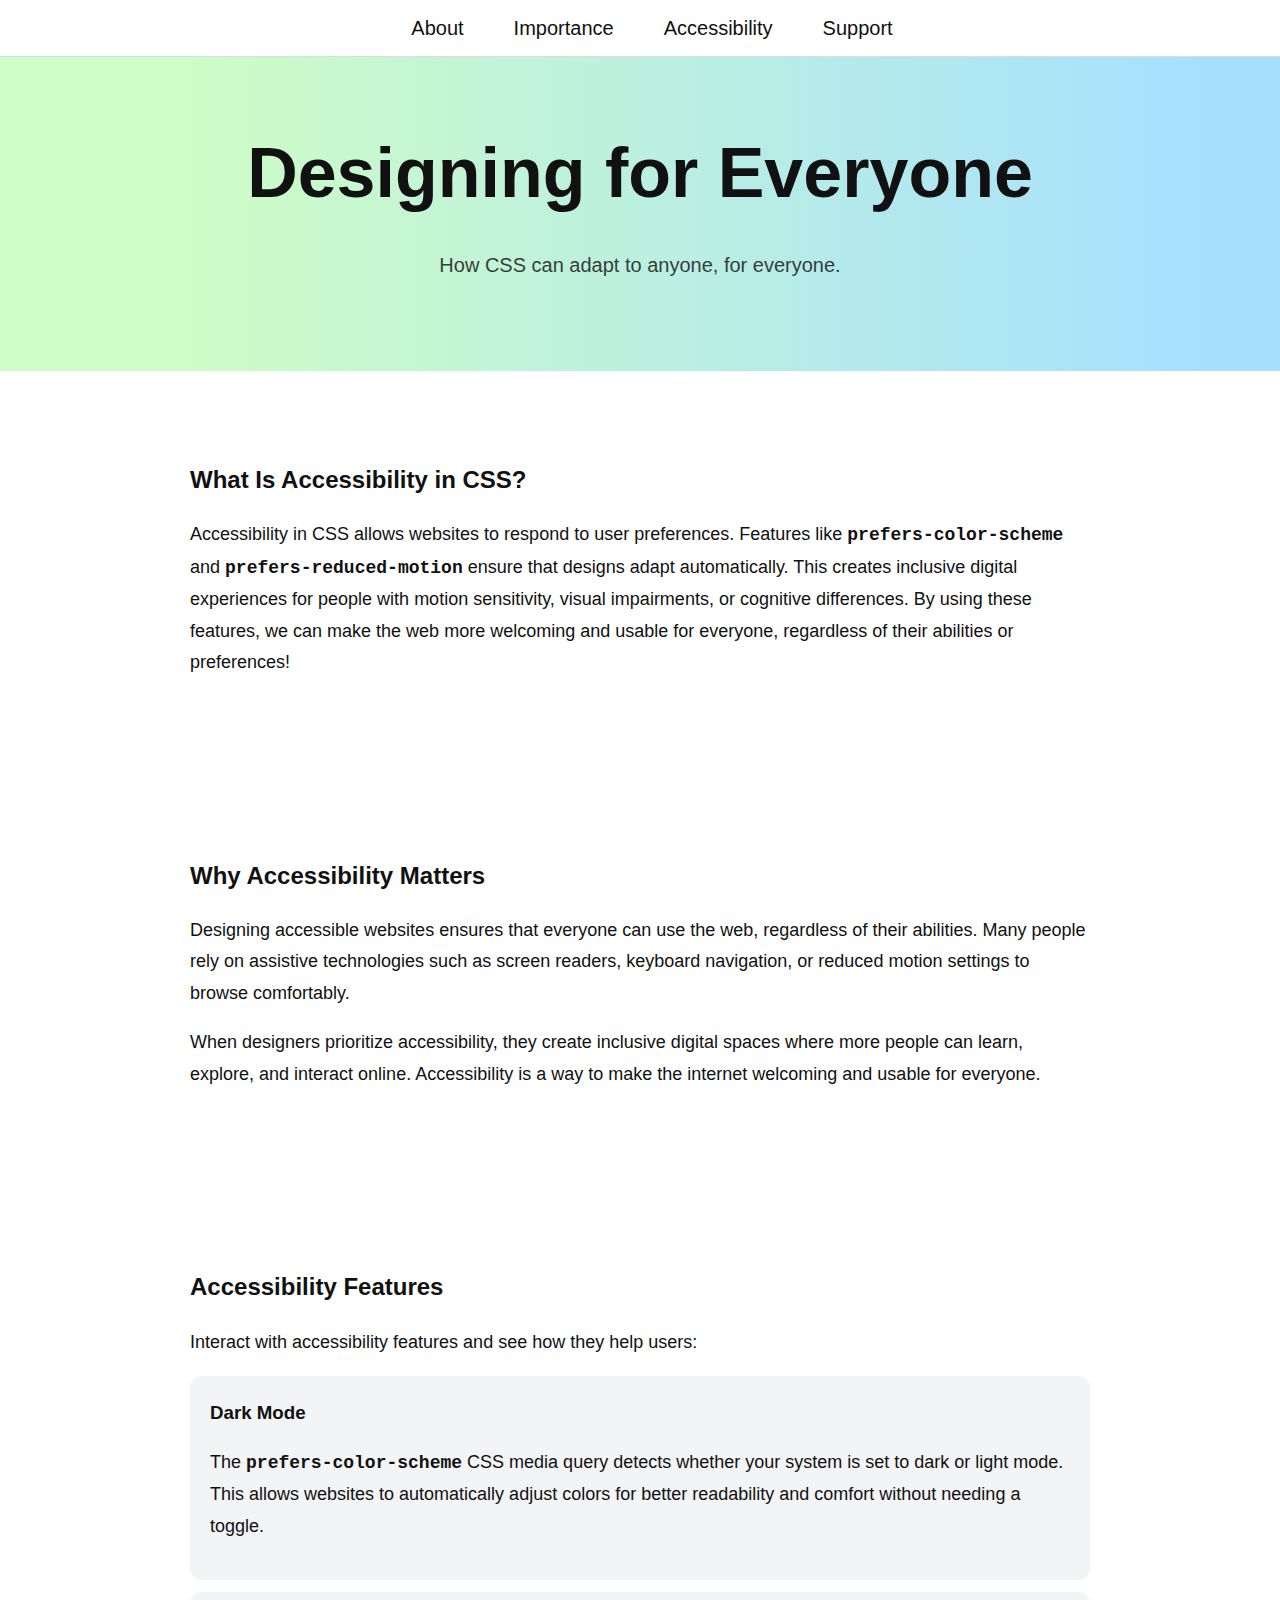
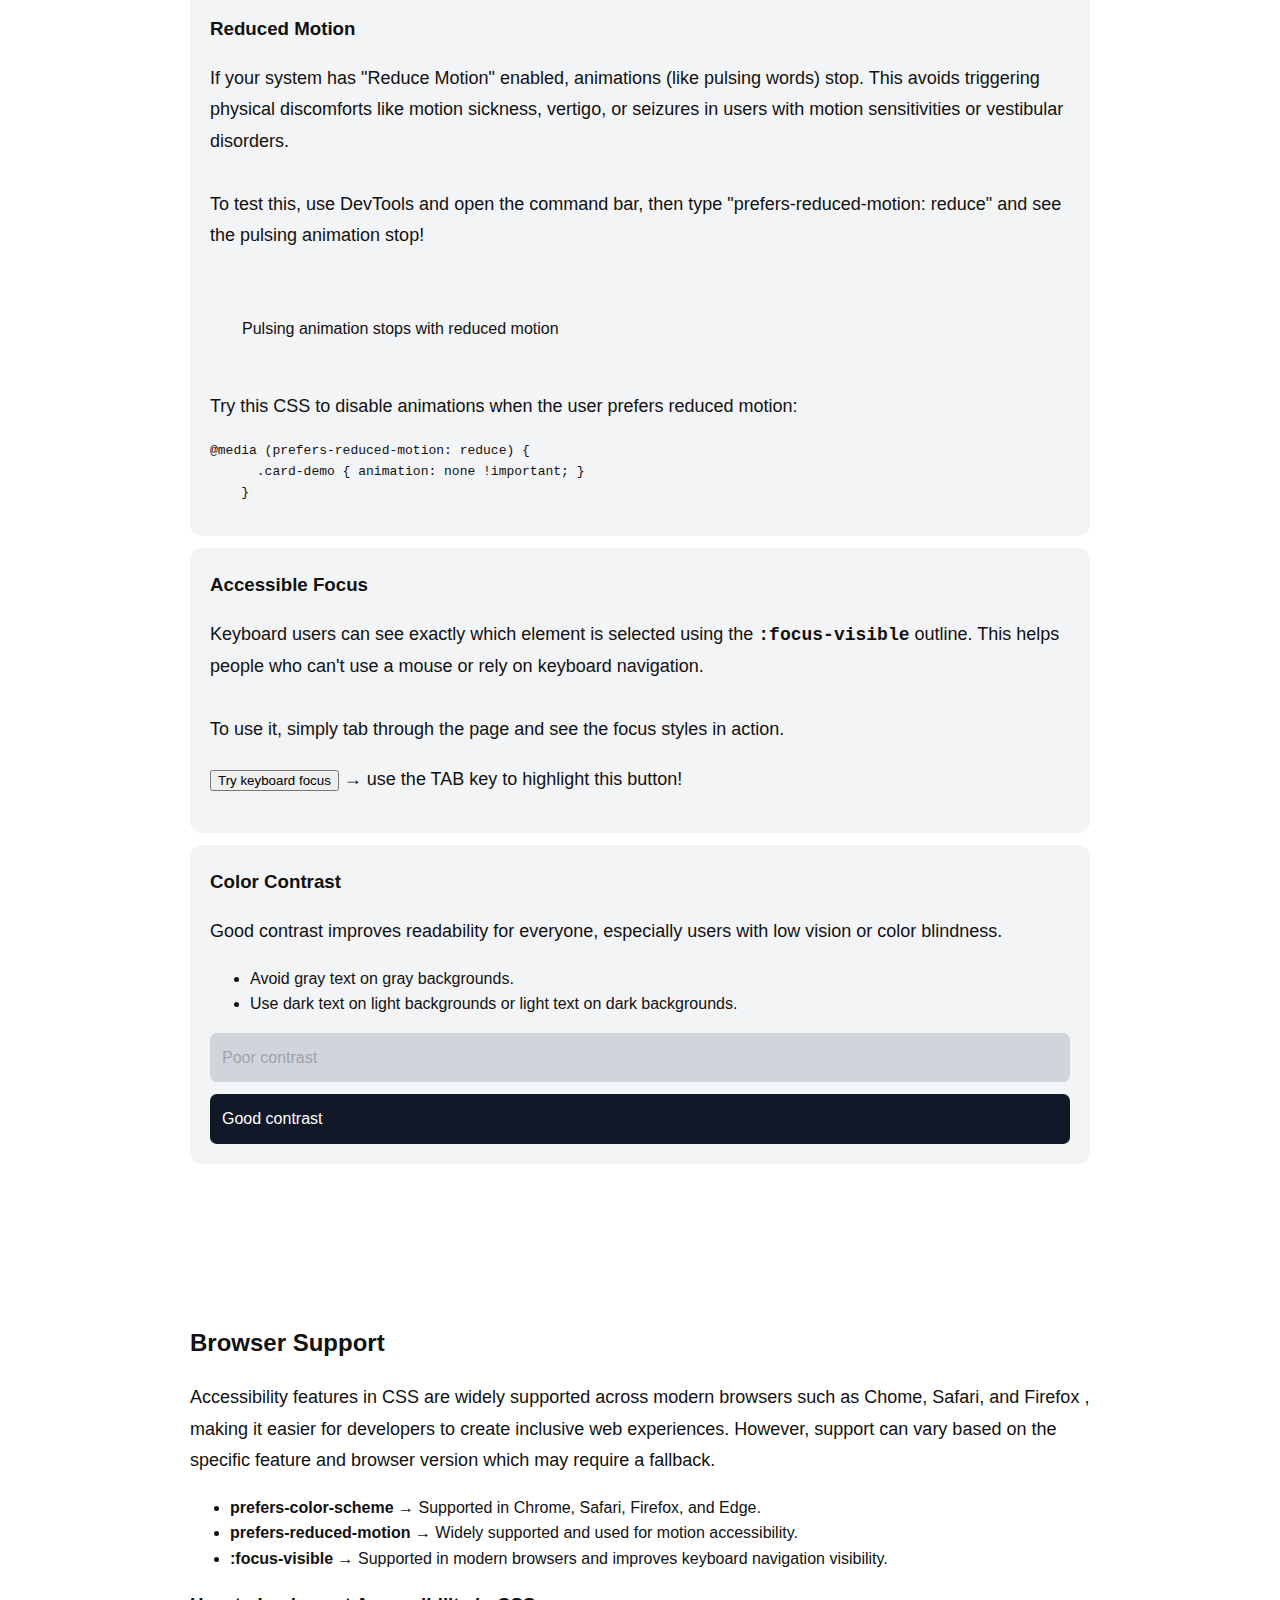
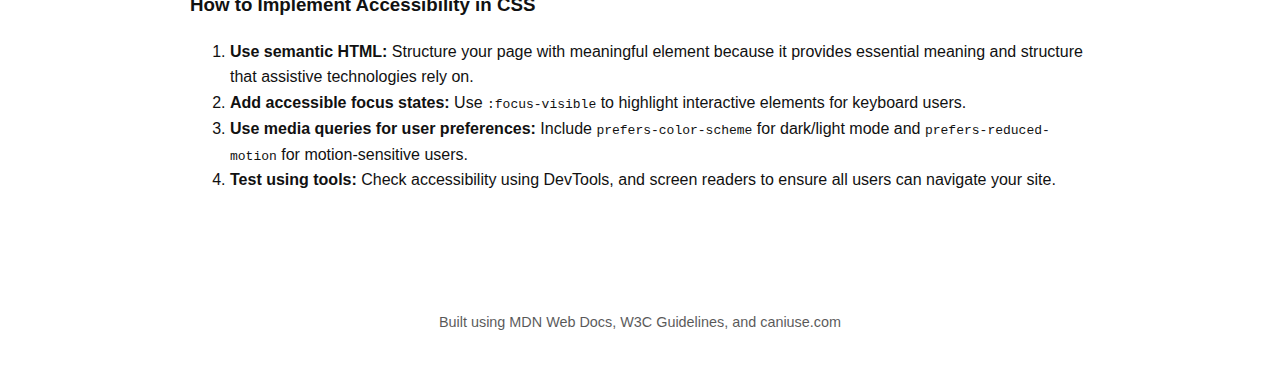
<file: midterm/index.html>
<!DOCTYPE html>
<html lang="en">
<head>
  <meta charset="UTF-8">
  <meta name="viewport" content="width=device-width, initial-scale=1.0">
  <title>Designing for Everyone</title>
  <link rel="stylesheet" href="css/style.css">
</head>
<body>

  <nav>
    <a href="#about">About</a>
    <a href="#importance">Importance</a>
    <a href="#try">Accessibility</a>
    <a href="#support">Support</a>
    
  </nav>

  <main id="main">

    <section class="hero">
      <h1>Designing for Everyone</h1>
      <p>How CSS can adapt to anyone, for everyone.</p>
    </section>

    <section id="about">
      <h2>What Is Accessibility in CSS?</h2>
      <p>
        Accessibility in CSS allows websites to respond to user preferences. Features like 
        <strong><code>prefers-color-scheme</code></strong> and <strong><code>prefers-reduced-motion</code></strong> ensure that designs adapt automatically. This creates inclusive digital experiences for people with motion sensitivity, visual impairments, or cognitive differences. By using these features, we can make the web more welcoming and usable for everyone, regardless of their abilities or preferences!
      </p>
    </section>


   <section id="importance">
      <h2>Why Accessibility Matters</h2>
      <p>
        Designing accessible websites ensures that everyone can use the web, regardless of their abilities. 
        Many people rely on assistive technologies such as screen readers, keyboard navigation, or reduced motion settings to browse comfortably.
      </p>

      <p>
       When designers prioritize accessibility, they create inclusive digital spaces where more people can learn, explore, 
        and interact online. Accessibility is a way to make the internet welcoming and usable for everyone.
      </p>
    </section>

 <section id="try">
  <h2>Accessibility Features</h2>
  <p>Interact with accessibility features and see how they help users:</p>

  <div class="demo-section">
    <h3>Dark Mode</h3>
    <p>
    The  <strong><code>prefers-color-scheme</code></strong>  CSS media query detects whether your system is set to dark or light mode.
    This allows websites to automatically adjust colors for better readability and comfort without needing a toggle.
  </p>
  </div>

  <div class="demo-section">
    <h3>Reduced Motion</h3>
    <p>
      If your system has "Reduce Motion" enabled, animations (like pulsing words) stop. 
      This avoids triggering physical discomforts like motion sickness, vertigo, or seizures in users with motion sensitivities or vestibular disorders. <br> <br>To test this, use DevTools and open the command bar, then type "prefers-reduced-motion: reduce" and see the pulsing animation stop!
    </p>
    <div class="card-demo"> Pulsing animation stops with reduced motion</div>
    <p>Try this CSS to disable animations when the user prefers reduced motion:</p>
    <pre><code>@media (prefers-reduced-motion: reduce) {
      .card-demo { animation: none !important; }
    }</code></pre>
  </div>

  <div class="demo-section">
    <h3>Accessible Focus</h3>
    <p>
      Keyboard users can see exactly which element is selected using the <strong><code>:focus-visible</code></strong> outline.
      This helps people who can't use a mouse or rely on keyboard navigation. <br> <br>To use it, simply tab through the page and see the focus styles in action.
    </p>
    <p> <button>Try keyboard focus</button> → use the TAB key to highlight this button!</p>
  </div>

  <div class="demo-section">
    <h3>Color Contrast</h3>
    <p>
      Good contrast improves readability for everyone, especially users with low vision or color blindness.
    </p>

    <ul>
      <li>Avoid gray text on gray backgrounds.</li>
      <li>Use dark text on light backgrounds or light text on dark backgrounds.</li>
    </ul>

    <div class="bad-contrast">Poor contrast</div>
    <div class="good-contrast">Good contrast</div>
  </div>
</section>


    <section id="support">
      <h2>Browser Support</h2>
      <p>
        Accessibility features in CSS are widely supported across modern browsers such as Chome, Safari, and Firefox , making it easier for developers to create inclusive web experiences. 
        However, support can vary based on the specific feature and browser version which may require a fallback.
      </p>
      <ul>
        <li><strong>prefers-color-scheme</strong> → Supported in Chrome, Safari, Firefox, and Edge.</li>
        <li><strong>prefers-reduced-motion</strong> → Widely supported and used for motion accessibility.</li>
        <li><strong>:focus-visible</strong> → Supported in modern browsers and improves keyboard navigation visibility.</li>
      </ul>

    <h3>How to Implement Accessibility in CSS</h3>
  <ol>
    <li><strong>Use semantic HTML:</strong> Structure your page with meaningful element because it provides essential meaning and structure that assistive technologies rely on.</li>
    <li><strong>Add accessible focus states:</strong> Use <code>:focus-visible</code> to highlight interactive elements for keyboard users.</li>
    <li><strong>Use media queries for user preferences:</strong> Include <code>prefers-color-scheme</code> for dark/light mode and <code>prefers-reduced-motion</code> for motion-sensitive users.</li>
    <li><strong>Test using tools:</strong> Check accessibility using DevTools, and screen readers to ensure all users can navigate your site. </li>
  </ol>
    </section>

   
  </main>

  <footer>
    Built using MDN Web Docs, W3C Guidelines, and caniuse.com
  </footer>

</body>
</html>
</file>
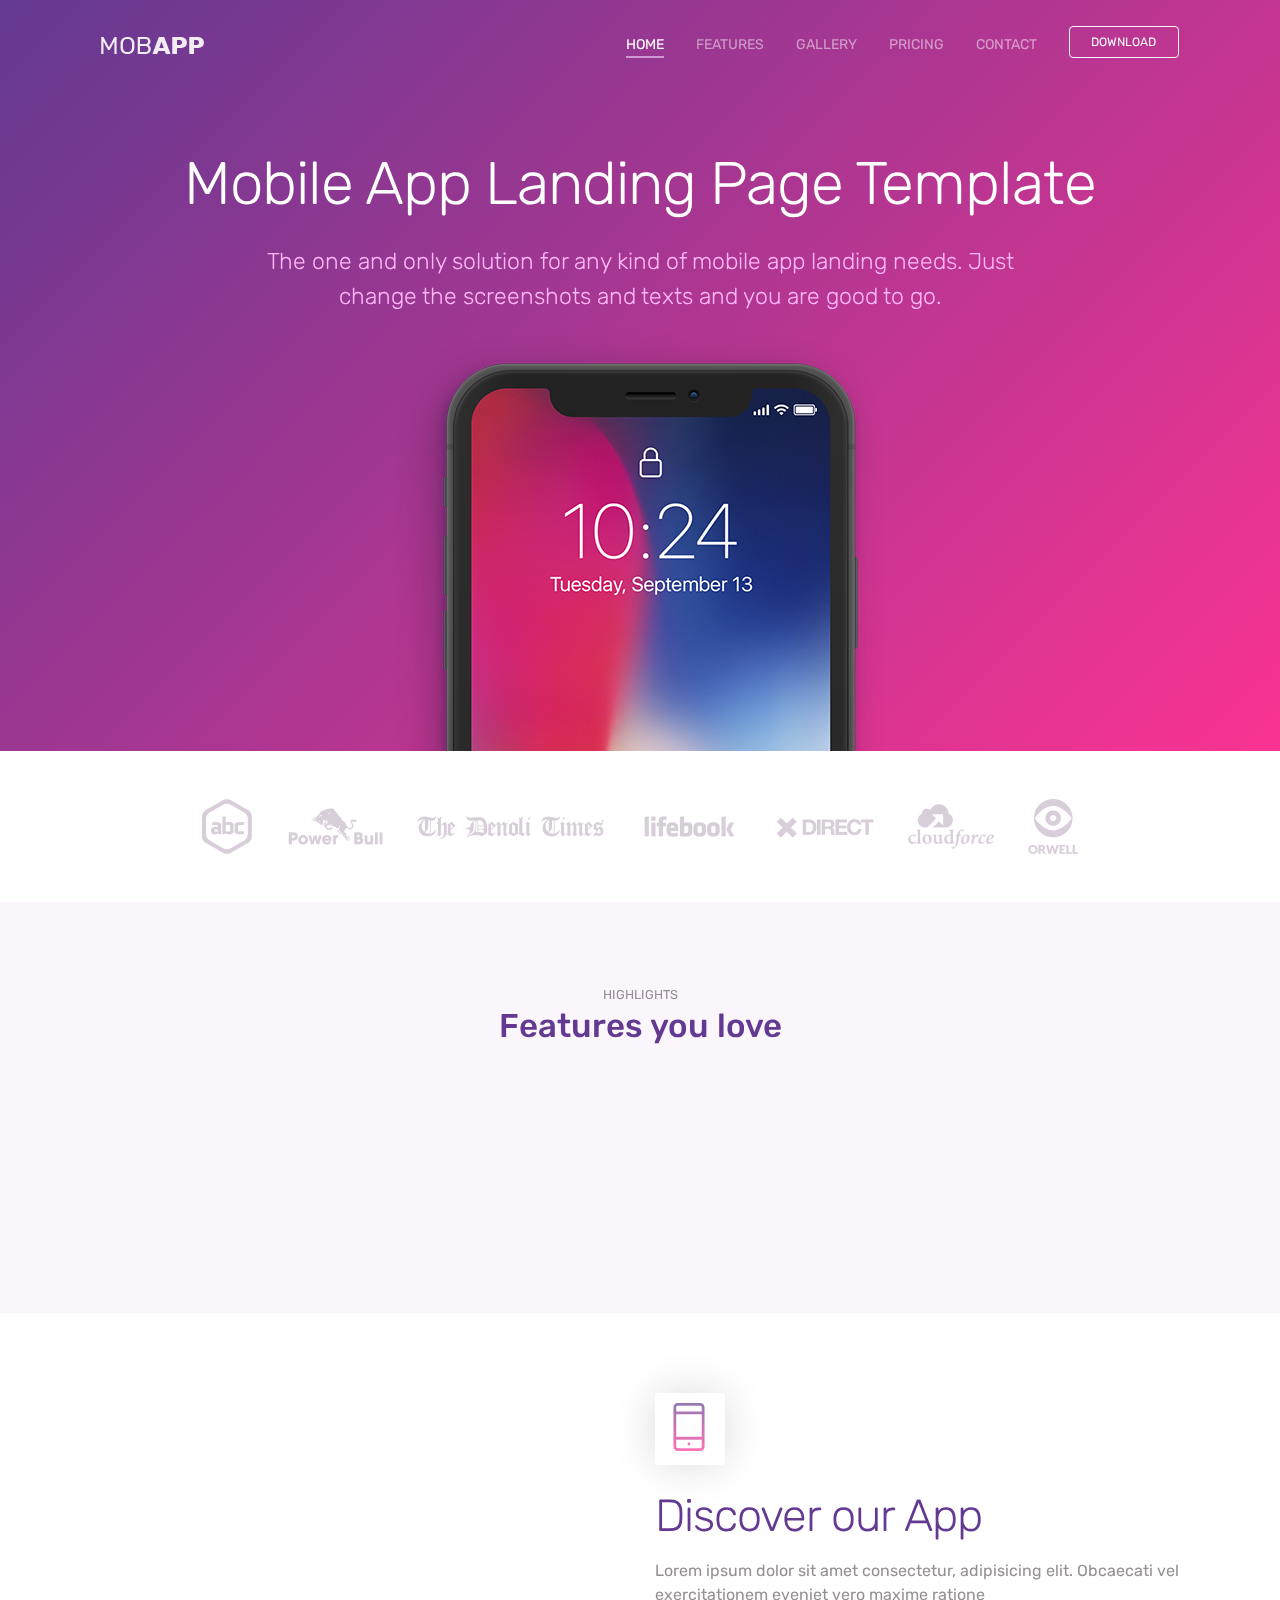
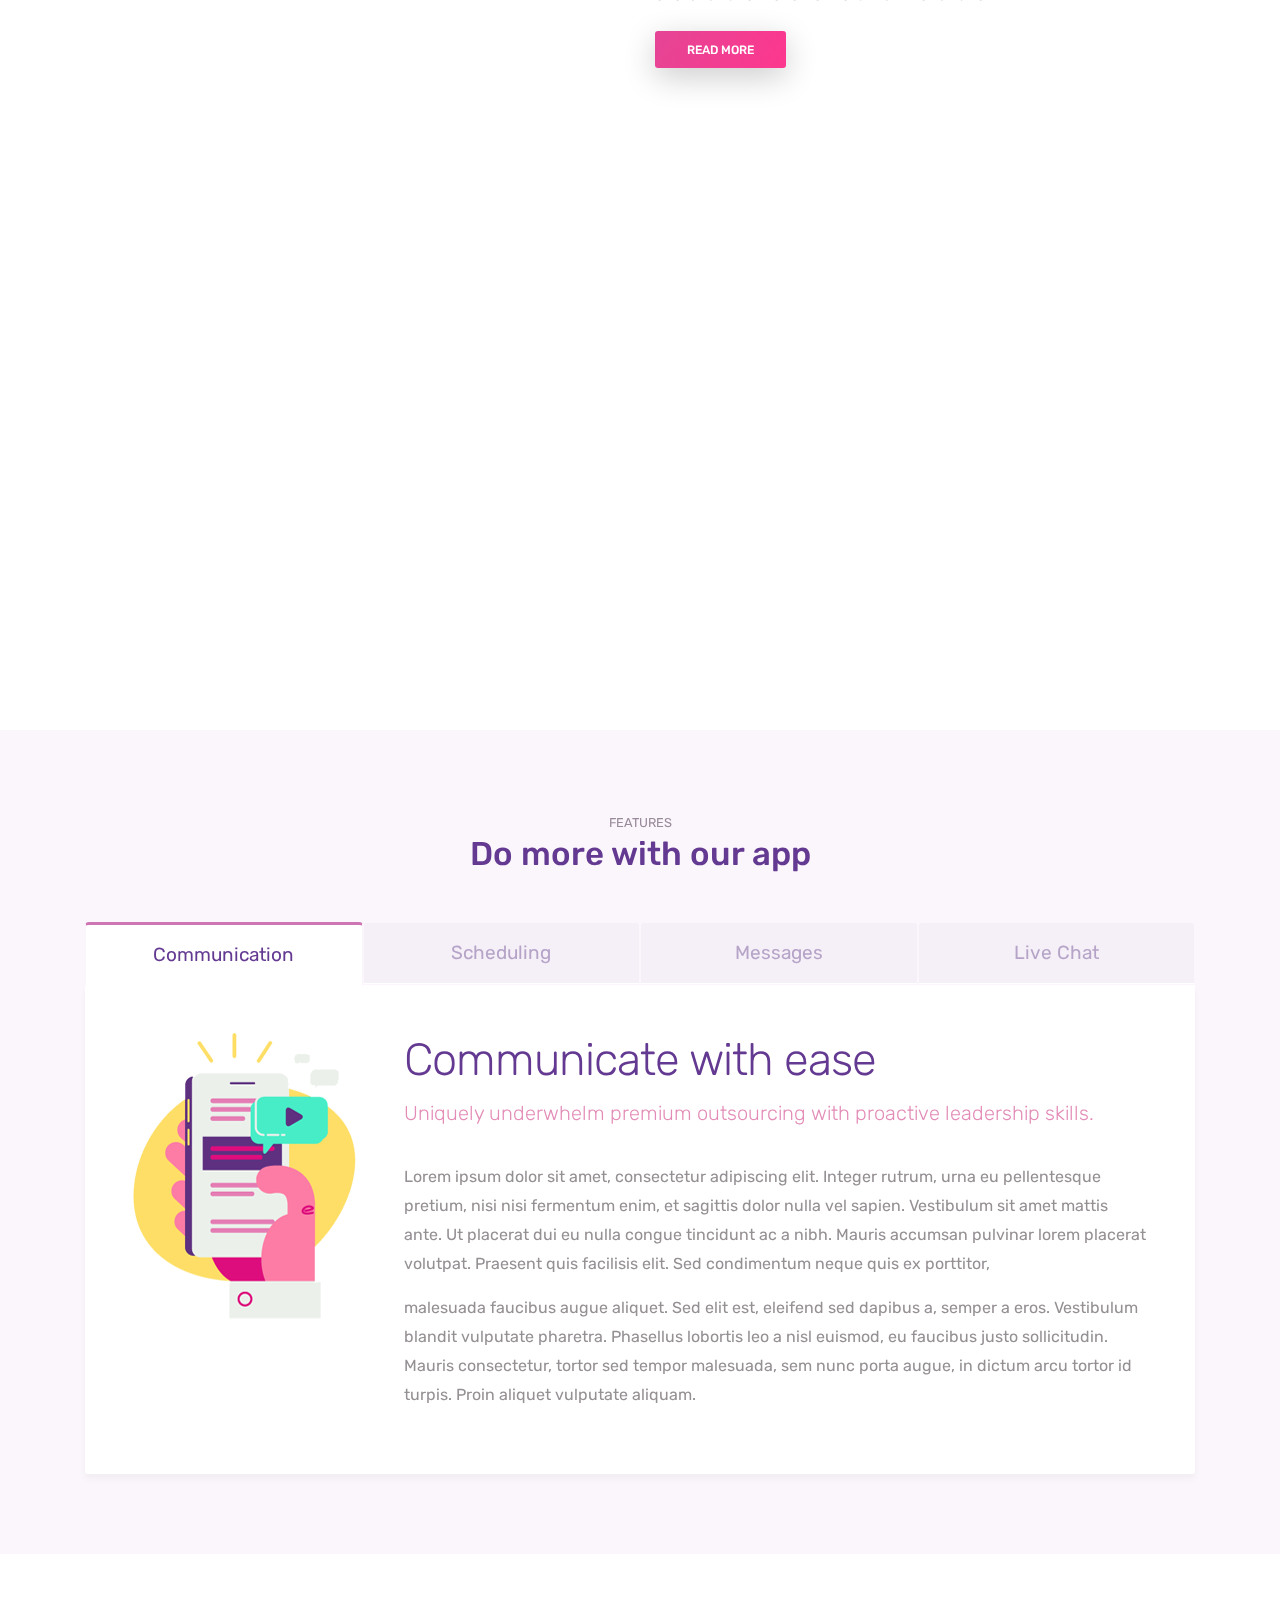
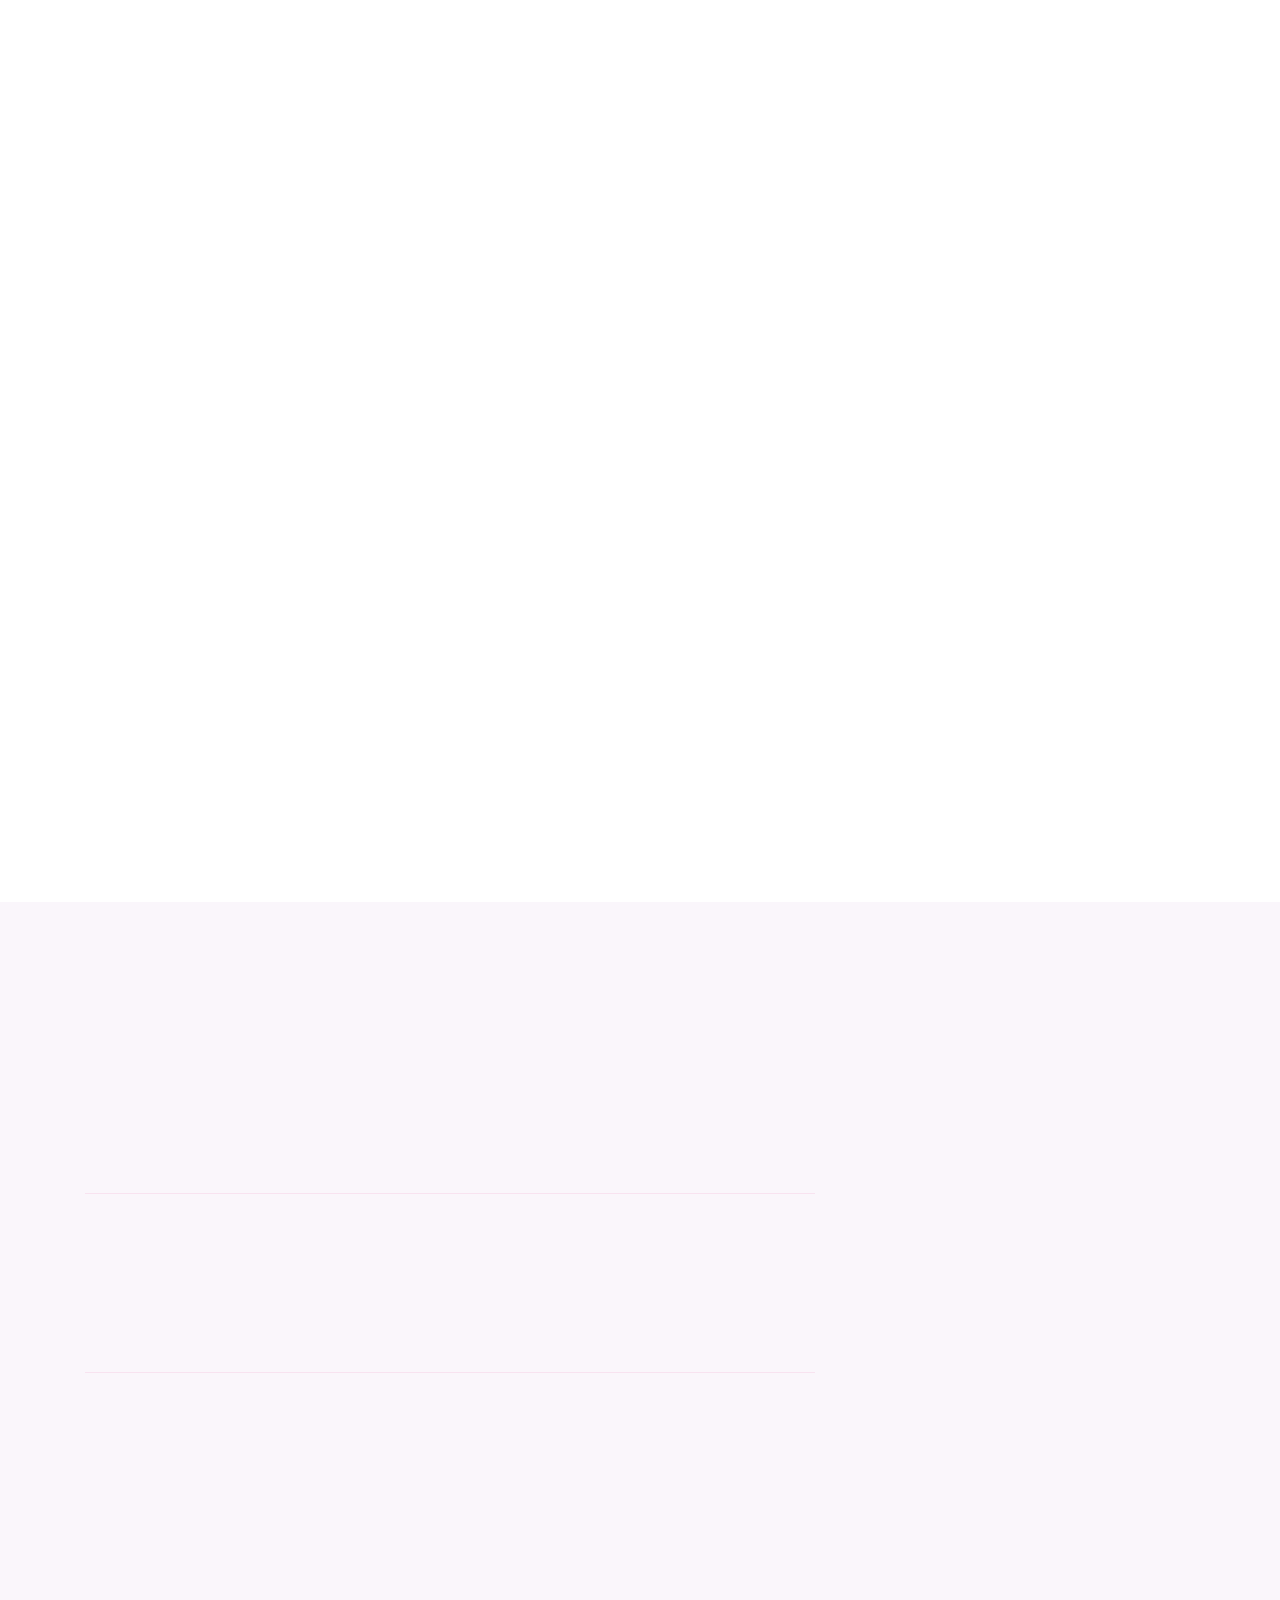
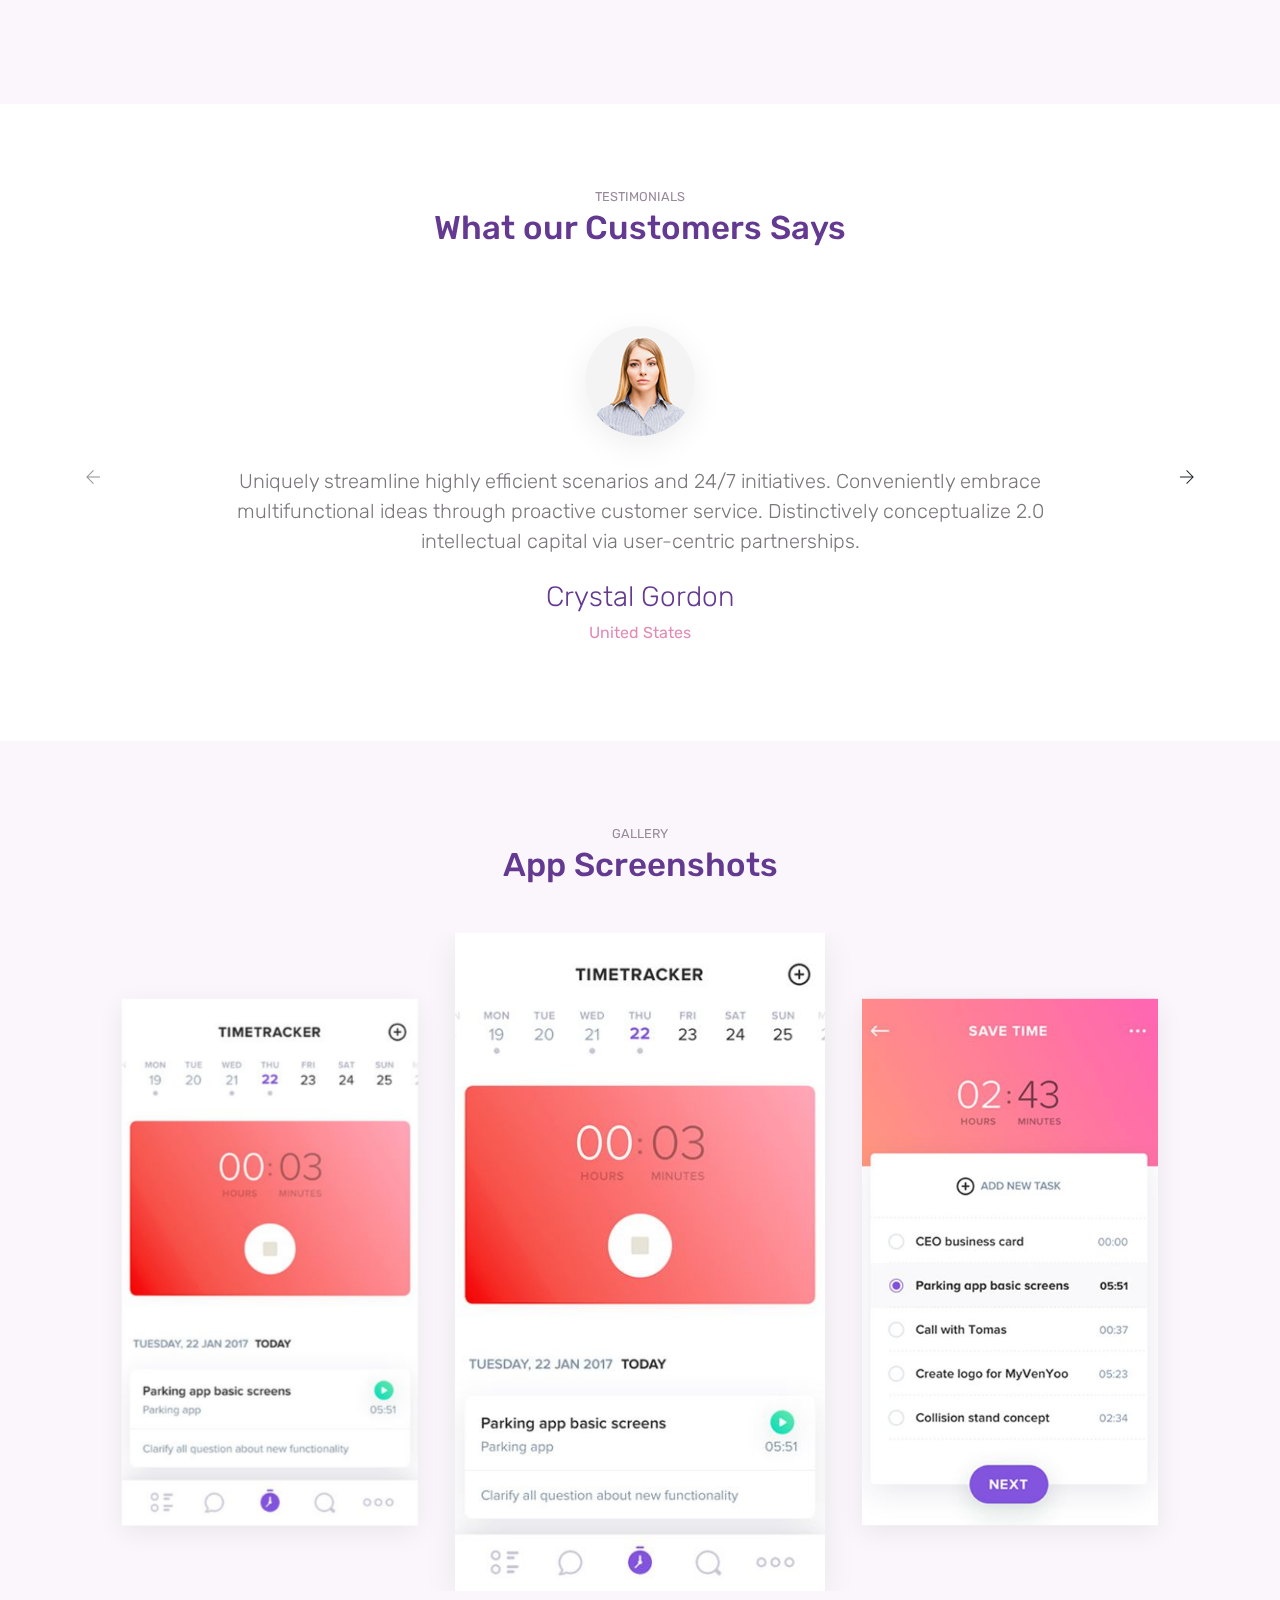
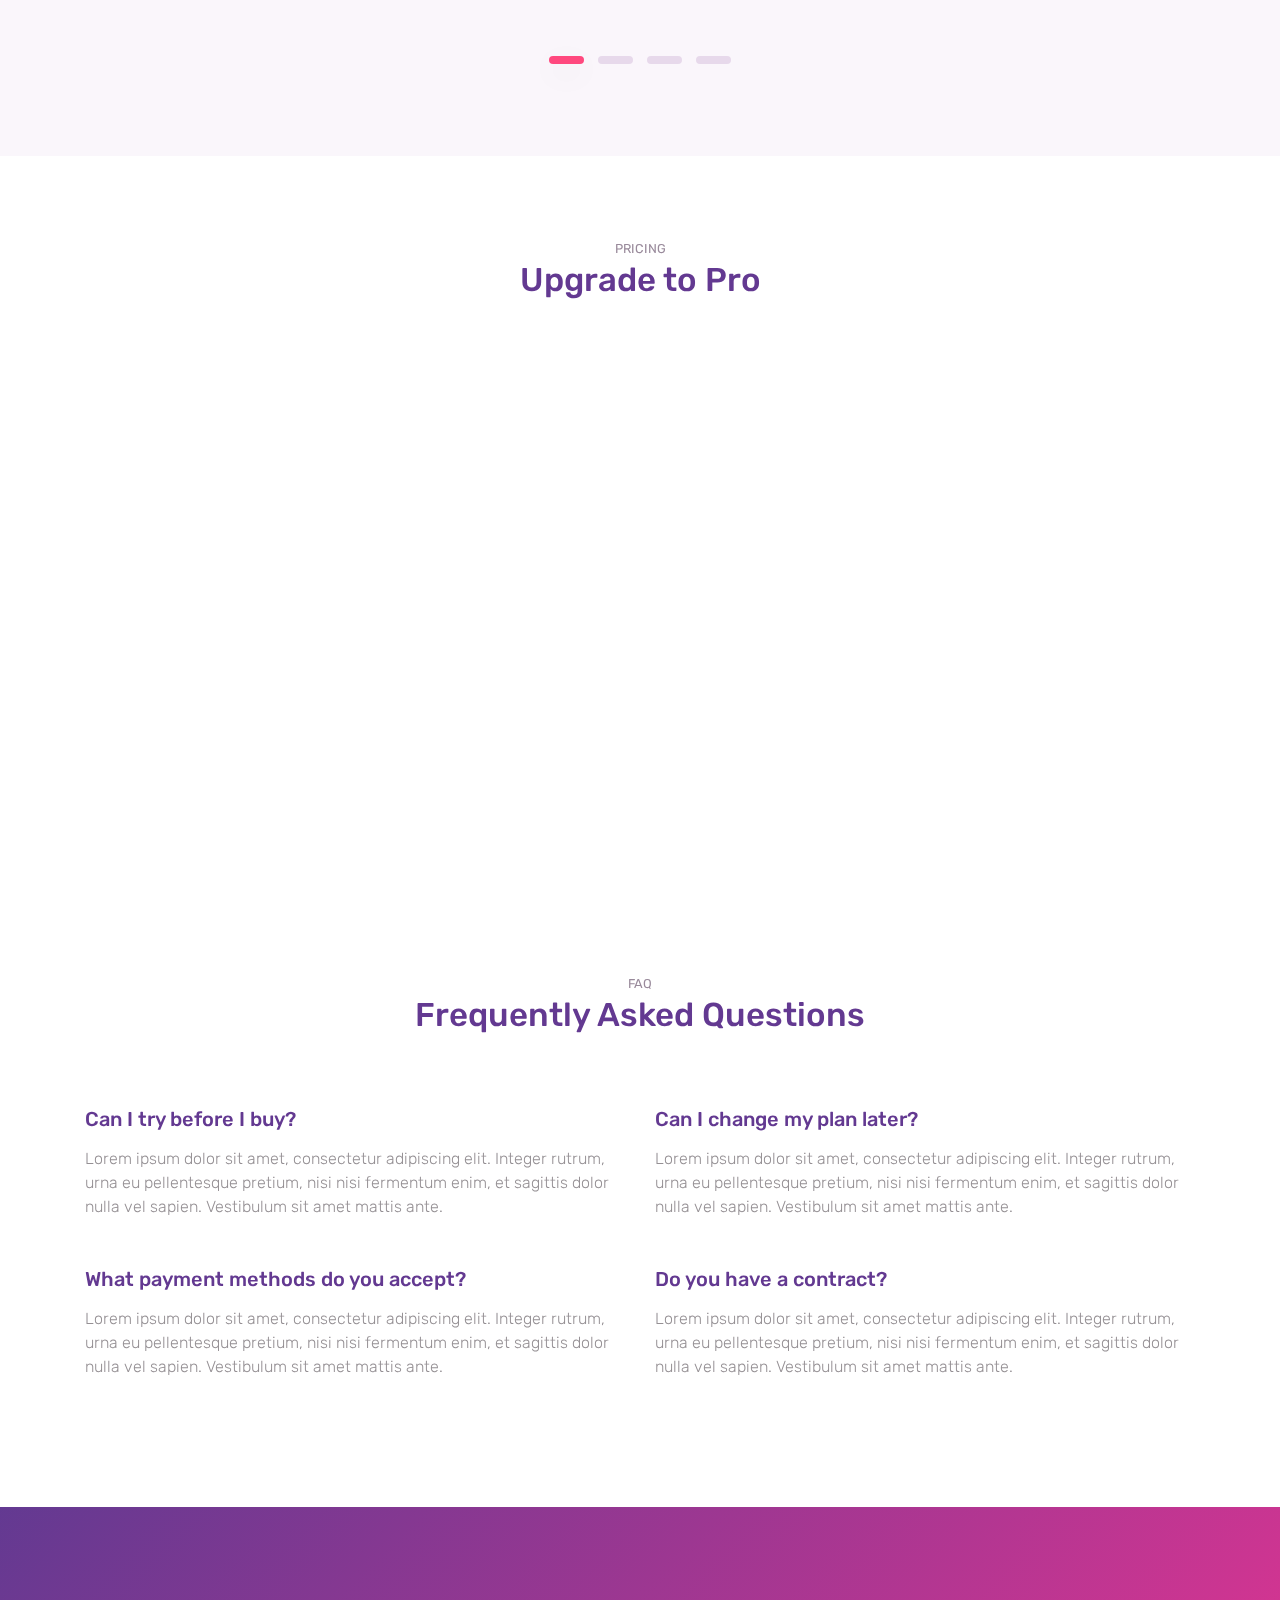
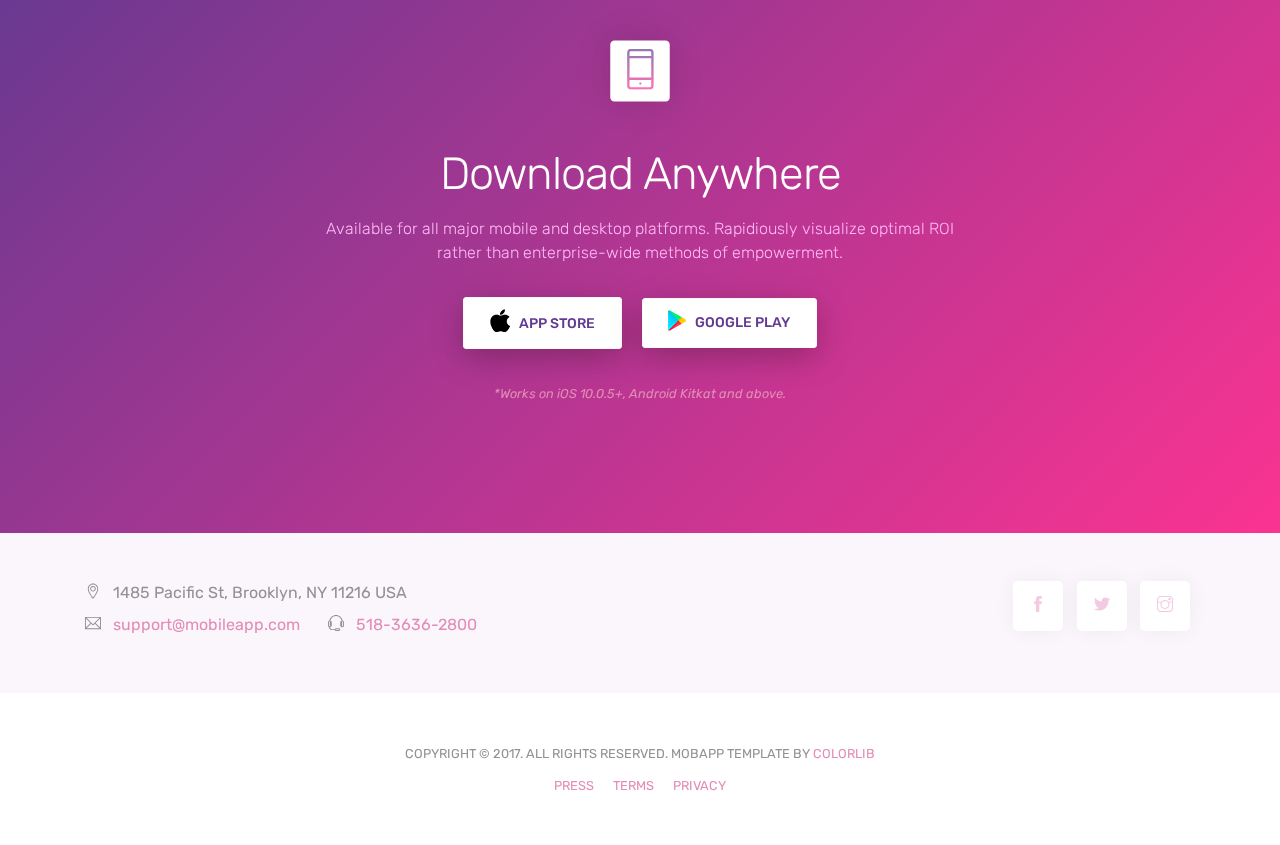
<file: mobapp-master/index.html>
<!doctype html>
<html lang="en">
<!--

Page    : index / MobApp
Version : 1.0
Author  : Colorlib
URI     : https://colorlib.com

 -->

<head>
    <title>MobApp - App Landing Page Template</title>
    <!-- Required meta tags -->
    <meta charset="utf-8">
    <meta name="viewport" content="width=device-width, initial-scale=1, shrink-to-fit=no">
    <meta name="description" content="Mobland - Mobile App Landing Page Template">
    <meta name="keywords" content="HTML5, bootstrap, mobile, app, landing, ios, android, responsive">

    <!-- Font -->
    <link rel="dns-prefetch" href="//fonts.googleapis.com">
    <link href="https://fonts.googleapis.com/css?family=Rubik:300,400,500" rel="stylesheet">

    <!-- Bootstrap CSS -->
    <link rel="stylesheet" href="css/bootstrap.min.css">
    <!-- Themify Icons -->
    <link rel="stylesheet" href="css/themify-icons.css">
    <!-- Owl carousel -->
    <link rel="stylesheet" href="css/owl.carousel.min.css">
    <!-- Main css -->
    <link href="css/style.css" rel="stylesheet">

    <link href="https://unpkg.com/aos@2.3.4/dist/aos.css" rel="stylesheet">
    
</head>

<body data-spy="scroll" data-target="#navbar" data-offset="30">

    <!-- Nav Menu -->

    <div class="nav-menu fixed-top">
        <div class="container">
            <div class="row">
                <div class="col-md-12">
                    <nav class="navbar navbar-dark navbar-expand-lg">
                        <a class="navbar-brand" href="index.html"><img src="images/logo.png" class="img-fluid" alt="logo"></a> <button class="navbar-toggler" type="button" data-toggle="collapse" data-target="#navbar" aria-controls="navbar" aria-expanded="false" aria-label="Toggle navigation"> <span class="navbar-toggler-icon"></span> </button>
                        <div class="collapse navbar-collapse" id="navbar">
                            <ul class="navbar-nav ml-auto">
                                <li class="nav-item"> <a class="nav-link active" href="#home">HOME <span class="sr-only">(current)</span></a> </li>
                                <li class="nav-item"> <a class="nav-link" href="#features">FEATURES</a> </li>
                                <li class="nav-item"> <a class="nav-link" href="#gallery">GALLERY</a> </li>
                                <li class="nav-item"> <a class="nav-link" href="#pricing">PRICING</a> </li>
                                <li class="nav-item"> <a class="nav-link" href="#contact">CONTACT</a> </li>
                                <li class="nav-item"><a href="#" class="btn btn-outline-light my-3 my-sm-0 ml-lg-3">Download</a></li>
                            </ul>
                        </div>
                    </nav>
                </div>
            </div>
        </div>
    </div>


    <header class="bg-gradient" id="home">
        <div class="container mt-5">
            <h1 data-aos="fade-up">Mobile App Landing Page Template</h1>
            <p class="tagline" data-aos="fade-up">The one and only solution for any kind of mobile app landing needs. Just change the screenshots and texts and you are good to go. </p>
        </div>
        <div data-aos="zoom-in" class="img-holder mt-3"><img src="images/iphonex.png" alt="phone" class="img-fluid"></div>
    </header>

    <div class="client-logos my-5">
        <div class="container text-center">
            <img src="images/client-logos.png" alt="client logos" class="img-fluid">
        </div>
    </div>

    <div class="section light-bg" id="features">


        <div class="container">

            <div class="section-title">
                <small>HIGHLIGHTS</small>
                <h3>Features you love</h3>
            </div>


            <div class="row">
                <div class="col-12 col-lg-4">
                    <div class="card features"data-aos="zoom-in-up">
                        <div class="card-body">
                            <div class="media">
                                <span class="ti-face-smile gradient-fill ti-3x mr-3"></span>
                                <div class="media-body">
                                    <h4 class="card-title">Simple</h4>
                                    <p class="card-text">Lorem ipsum dolor sit amet, consectetur adipiscing elit. Integer rutrum, urna eu pellentesque </p>
                                </div>
                            </div>
                        </div>
                    </div>
                </div>
                <div class="col-12 col-lg-4">
                    <div class="card features" data-aos="zoom-in-up">
                        <div class="card-body">
                            <div class="media">
                                <span class="ti-settings gradient-fill ti-3x mr-3"></span>
                                <div class="media-body">
                                    <h4 class="card-title">Customize</h4>
                                    <p class="card-text">Lorem ipsum dolor sit amet, consectetur adipiscing elit. Integer rutrum, urna eu pellentesque </p>
                                </div>
                            </div>
                        </div>
                    </div>
                </div>
                <div class="col-12 col-lg-4">
                    <div class="card features" data-aos="zoom-in-up">
                        <div class="card-body">
                            <div class="media">
                                <span class="ti-lock gradient-fill ti-3x mr-3"></span>
                                <div class="media-body">
                                    <h4 class="card-title">Secure</h4>
                                    <p class="card-text">Lorem ipsum dolor sit amet, consectetur adipiscing elit. Integer rutrum, urna eu pellentesque </p>
                                </div>
                            </div>
                        </div>
                    </div>
                </div>
            </div>

        </div>



    </div>
    <!-- // end .section -->
    <div class="section">

        <div class="container">
            <div class="row">
                <div class="col-lg-6 offset-lg-6">
                    <div class="box-icon"><span class="ti-mobile gradient-fill ti-3x"></span></div>
                    <h2>Discover our App</h2>
                    <p class="mb-4">Lorem ipsum dolor sit amet consectetur, adipisicing elit. Obcaecati vel exercitationem eveniet vero maxime ratione </p>
                    <a href="#" class="btn btn-primary">Read more</a>
                </div>
            </div>
            <div data-aos="fade-up-right" class="perspective-phone">
                <img src="images/perspective.png" alt="perspective phone" class="img-fluid">
            </div>
        </div>

    </div>
    <!-- // end .section -->


    <div class="section light-bg">
        <div class="container">
            <div class="section-title">
                <small>FEATURES</small>
                <h3>Do more with our app</h3>
            </div>

            <ul class="nav nav-tabs nav-justified" role="tablist">
                <li class="nav-item">
                    <a class="nav-link active" data-toggle="tab" href="#communication">Communication</a>
                </li>
                <li class="nav-item">
                    <a class="nav-link" data-toggle="tab" href="#schedule">Scheduling</a>
                </li>
                <li class="nav-item">
                    <a class="nav-link" data-toggle="tab" href="#messages">Messages</a>
                </li>
                <li class="nav-item">
                    <a class="nav-link" data-toggle="tab" href="#livechat">Live Chat</a>
                </li>
            </ul>
            <div class="tab-content">
                <div class="tab-pane fade show active" id="communication">
                    <div class="d-flex flex-column flex-lg-row">
                        <img src="images/graphic.png" alt="graphic" class="img-fluid rounded align-self-start mr-lg-5 mb-5 mb-lg-0">
                        <div>

                            <h2>Communicate with ease</h2>
                            <p class="lead">Uniquely underwhelm premium outsourcing with proactive leadership skills. </p>
                            <p>Lorem ipsum dolor sit amet, consectetur adipiscing elit. Integer rutrum, urna eu pellentesque pretium, nisi nisi fermentum enim, et sagittis dolor nulla vel sapien. Vestibulum sit amet mattis ante. Ut placerat dui eu nulla
                                congue tincidunt ac a nibh. Mauris accumsan pulvinar lorem placerat volutpat. Praesent quis facilisis elit. Sed condimentum neque quis ex porttitor,
                            </p>
                            <p> malesuada faucibus augue aliquet. Sed elit est, eleifend sed dapibus a, semper a eros. Vestibulum blandit vulputate pharetra. Phasellus lobortis leo a nisl euismod, eu faucibus justo sollicitudin. Mauris consectetur, tortor
                                sed tempor malesuada, sem nunc porta augue, in dictum arcu tortor id turpis. Proin aliquet vulputate aliquam.
                            </p>
                        </div>
                    </div>
                </div>
                <div class="tab-pane fade" id="schedule">
                    <div class="d-flex flex-column flex-lg-row">
                        <div>
                            <h2>Scheduling when you want</h2>
                            <p class="lead">Uniquely underwhelm premium outsourcing with proactive leadership skills. </p>
                            <p>Lorem ipsum dolor sit amet, consectetur adipiscing elit. Integer rutrum, urna eu pellentesque pretium, nisi nisi fermentum enim, et sagittis dolor nulla vel sapien. Vestibulum sit amet mattis ante. Ut placerat dui eu nulla
                                congue tincidunt ac a nibh. Mauris accumsan pulvinar lorem placerat volutpat. Praesent quis facilisis elit. Sed condimentum neque quis ex porttitor,
                            </p>
                            <p> malesuada faucibus augue aliquet. Sed elit est, eleifend sed dapibus a, semper a eros. Vestibulum blandit vulputate pharetra. Phasellus lobortis leo a nisl euismod, eu faucibus justo sollicitudin. Mauris consectetur, tortor
                                sed tempor malesuada, sem nunc porta augue, in dictum arcu tortor id turpis. Proin aliquet vulputate aliquam.
                            </p>
                        </div>
                        <img src="images/graphic.png" alt="graphic" class="img-fluid rounded align-self-start mr-lg-5 mb-5 mb-lg-0">
                    </div>
                </div>
                <div class="tab-pane fade" id="messages">
                    <div class="d-flex flex-column flex-lg-row">
                        <img src="images/graphic.png" alt="graphic" class="img-fluid rounded align-self-start mr-lg-5 mb-5 mb-lg-0">
                        <div>
                            <h2>Realtime Messaging service</h2>
                            <p class="lead">Uniquely underwhelm premium outsourcing with proactive leadership skills. </p>
                            <p>Lorem ipsum dolor sit amet, consectetur adipiscing elit. Integer rutrum, urna eu pellentesque pretium, nisi nisi fermentum enim, et sagittis dolor nulla vel sapien. Vestibulum sit amet mattis ante. Ut placerat dui eu nulla
                                congue tincidunt ac a nibh. Mauris accumsan pulvinar lorem placerat volutpat. Praesent quis facilisis elit. Sed condimentum neque quis ex porttitor,
                            </p>
                            <p> malesuada faucibus augue aliquet. Sed elit est, eleifend sed dapibus a, semper a eros. Vestibulum blandit vulputate pharetra. Phasellus lobortis leo a nisl euismod, eu faucibus justo sollicitudin. Mauris consectetur, tortor
                                sed tempor malesuada, sem nunc porta augue, in dictum arcu tortor id turpis. Proin aliquet vulputate aliquam.
                            </p>
                        </div>
                    </div>
                </div>
                <div class="tab-pane fade" id="livechat">
                    <div class="d-flex flex-column flex-lg-row">
                        <div>
                            <h2>Live chat when you needed</h2>
                            <p class="lead">Uniquely underwhelm premium outsourcing with proactive leadership skills. </p>
                            <p>Lorem ipsum dolor sit amet, consectetur adipiscing elit. Integer rutrum, urna eu pellentesque pretium, nisi nisi fermentum enim, et sagittis dolor nulla vel sapien. Vestibulum sit amet mattis ante. Ut placerat dui eu nulla
                                congue tincidunt ac a nibh. Mauris accumsan pulvinar lorem placerat volutpat. Praesent quis facilisis elit. Sed condimentum neque quis ex porttitor,
                            </p>
                            <p> malesuada faucibus augue aliquet. Sed elit est, eleifend sed dapibus a, semper a eros. Vestibulum blandit vulputate pharetra. Phasellus lobortis leo a nisl euismod, eu faucibus justo sollicitudin. Mauris consectetur, tortor
                                sed tempor malesuada, sem nunc porta augue, in dictum arcu tortor id turpis. Proin aliquet vulputate aliquam.
                            </p>
                        </div>
                        <img src="images/graphic.png" alt="graphic" class="img-fluid rounded align-self-start mr-lg-5 mb-5 mb-lg-0">
                    </div>
                </div>
            </div>


        </div>
    </div>
    <!-- // end .section -->

    <div class="section">

        <div class="container">
            <div class="row">
                <div class="col-md-6" data-aos="fade-right">
                    <img src="images/dualphone.png" alt="dual phone" class="img-fluid">
                </div>
                <div class="col-md-6 d-flex align-items-center">
                    <div>
                        <div class="box-icon" data-aos="fade-left"><span class="ti-rocket gradient-fill ti-3x"></span></div>
                        <h2 data-aos="fade-left">Launch your App</h2>
                        <p class="mb-4" data-aos="fade-left">Lorem ipsum dolor sit amet consectetur, adipisicing elit. Obcaecati vel exercitationem eveniet vero maxime ratione </p>
                        <a href="#" class="btn btn-primary" data-aos="fade-left">Read more</a></div>
                </div>
            </div>

        </div>

    </div>
    <!-- // end .section -->


    <div class="section light-bg">

        <div class="container">
            <div class="row">
                <div class="col-md-8 d-flex align-items-center">
                    <ul class="list-unstyled ui-steps">
                        <li class="media">
                            <div class="circle-icon mr-4" data-aos="fade-right">1</div>
                            <div class="media-body" data-aos="fade-right">
                                <h5>Create an Account</h5>
                                <p>Lorem ipsum dolor sit amet, consectetur adipiscing elit. Integer rutrum, urna eu pellentesque pretium obcaecati vel exercitationem </p>
                            </div>
                        </li>
                        <li class="media my-4">
                            <div class="circle-icon mr-4" data-aos="fade-left">2</div>
                            <div class="media-body" data-aos="fade-left">
                                <h5>Share with friends</h5>
                                <p>Lorem ipsum dolor sit amet, consectetur adipiscing elit. Integer rutrum, urna eu pellentesque pretium obcaecati vel exercitationem eveniet</p>
                            </div>
                        </li>
                        <li class="media">
                            <div class="circle-icon mr-4" data-aos="fade-right">3</div>
                            <div class="media-body" data-aos="fade-right">
                                <h5>Enjoy your life</h5>
                                <p>Lorem ipsum dolor sit amet, consectetur adipiscing elit. Integer rutrum, urna eu pellentesque pretium obcaecati vel exercitationem </p>
                            </div>
                        </li>
                    </ul>
                </div>
                <div class="col-md-4" data-aos="fade-left">
                    <img src="images/iphonex.png" alt="iphone" class="img-fluid">
                </div>

            </div>

        </div>

    </div>
    <!-- // end .section -->


    <div class="section">
        <div class="container">
            <div class="section-title">
                <small>TESTIMONIALS</small>
                <h3>What our Customers Says</h3>
            </div>

            <div class="testimonials owl-carousel">
                <div class="testimonials-single">
                    <img src="images/client.png" alt="client" class="client-img">
                    <blockquote class="blockquote">Uniquely streamline highly efficient scenarios and 24/7 initiatives. Conveniently embrace multifunctional ideas through proactive customer service. Distinctively conceptualize 2.0 intellectual capital via user-centric partnerships.</blockquote>
                    <h5 class="mt-4 mb-2">Crystal Gordon</h5>
                    <p class="text-primary">United States</p>
                </div>
                <div class="testimonials-single">
                    <img src="images/client.png" alt="client" class="client-img">
                    <blockquote class="blockquote">Uniquely streamline highly efficient scenarios and 24/7 initiatives. Conveniently embrace multifunctional ideas through proactive customer service. Distinctively conceptualize 2.0 intellectual capital via user-centric partnerships.</blockquote>
                    <h5 class="mt-4 mb-2">Crystal Gordon</h5>
                    <p class="text-primary">United States</p>
                </div>
                <div class="testimonials-single">
                    <img src="images/client.png" alt="client" class="client-img">
                    <blockquote class="blockquote">Uniquely streamline highly efficient scenarios and 24/7 initiatives. Conveniently embrace multifunctional ideas through proactive customer service. Distinctively conceptualize 2.0 intellectual capital via user-centric partnerships.</blockquote>
                    <h5 class="mt-4 mb-2">Crystal Gordon</h5>
                    <p class="text-primary">United States</p>
                </div>
            </div>

        </div>

    </div>
    <!-- // end .section -->


    <div class="section light-bg" id="gallery">
        <div class="container">
            <div class="section-title">
                <small>GALLERY</small>
                <h3>App Screenshots</h3>
            </div>

            <div class="img-gallery owl-carousel owl-theme">
                <img src="images/screen1.jpg" alt="image">
                <img src="images/screen2.jpg" alt="image">
                <img src="images/screen3.jpg" alt="image">
                <img src="images/screen1.jpg" alt="image">
            </div>

        </div>

    </div>
    <!-- // end .section -->





    <div class="section" id="pricing">
        <div class="container">
            <div class="section-title">
                <small>PRICING</small>
                <h3>Upgrade to Pro</h3>
            </div>

            <div class="card-deck">
                <div class="card pricing" data-aos="fade-up" data-aos-duration="3000">
                    <div class="card-head">
                        <small class="text-primary">PERSONAL</small>
                        <span class="price">$14<sub>/m</sub></span>
                    </div>
                    <ul class="list-group list-group-flush">
                        <div class="list-group-item">10 Projects</div>
                        <div class="list-group-item">5 GB Storage</div>
                        <div class="list-group-item">Basic Support</div>
                        <div class="list-group-item"><del>Collaboration</del></div>
                        <div class="list-group-item"><del>Reports and analytics</del></div>
                    </ul>
                    <div class="card-body">
                        <a href="#" class="btn btn-primary btn-lg btn-block">Choose this Plan</a>
                    </div>
                </div>
                <div class="card pricing popular"  data-aos="fade-down" data-aos-duration="3000">
                    <div class="card-head">
                        <small class="text-primary">FOR TEAMS</small>
                        <span class="price">$29<sub>/m</sub></span>
                    </div>
                    <ul class="list-group list-group-flush">
                        <div class="list-group-item">Unlimited Projects</div>
                        <div class="list-group-item">100 GB Storage</div>
                        <div class="list-group-item">Priority Support</div>
                        <div class="list-group-item">Collaboration</div>
                        <div class="list-group-item">Reports and analytics</div>
                    </ul>
                    <div class="card-body">
                        <a href="#" class="btn btn-primary btn-lg btn-block">Choose this Plan</a>
                    </div>
                </div>
                <div class="card pricing" data-aos="fade-up" data-aos-duration="3000">
                    <div class="card-head">
                        <small class="text-primary">ENTERPRISE</small>
                        <span class="price">$249<sub>/m</sub></span>
                    </div>
                    <ul class="list-group list-group-flush">
                        <div class="list-group-item">Unlimited Projects</div>
                        <div class="list-group-item">Unlimited Storage</div>
                        <div class="list-group-item">Collaboration</div>
                        <div class="list-group-item">Reports and analytics</div>
                        <div class="list-group-item">Web hooks</div>
                    </ul>
                    <div class="card-body">
                        <a href="#" class="btn btn-primary btn-lg btn-block">Choose this Plan</a>
                    </div>
                </div>
            </div>
            <!-- // end .pricing -->


        </div>

    </div>
    <!-- // end .section -->


    <div class="section pt-0">
        <div class="container">
            <div class="section-title">
                <small>FAQ</small>
                <h3>Frequently Asked Questions</h3>
            </div>

            <div class="row pt-4">
                <div class="col-md-6">
                    <h4 class="mb-3">Can I try before I buy?</h4>
                    <p class="light-font mb-5">Lorem ipsum dolor sit amet, consectetur adipiscing elit. Integer rutrum, urna eu pellentesque pretium, nisi nisi fermentum enim, et sagittis dolor nulla vel sapien. Vestibulum sit amet mattis ante. </p>
                    <h4 class="mb-3">What payment methods do you accept?</h4>
                    <p class="light-font mb-5">Lorem ipsum dolor sit amet, consectetur adipiscing elit. Integer rutrum, urna eu pellentesque pretium, nisi nisi fermentum enim, et sagittis dolor nulla vel sapien. Vestibulum sit amet mattis ante. </p>

                </div>
                <div class="col-md-6">
                    <h4 class="mb-3">Can I change my plan later?</h4>
                    <p class="light-font mb-5">Lorem ipsum dolor sit amet, consectetur adipiscing elit. Integer rutrum, urna eu pellentesque pretium, nisi nisi fermentum enim, et sagittis dolor nulla vel sapien. Vestibulum sit amet mattis ante. </p>
                    <h4 class="mb-3">Do you have a contract?</h4>
                    <p class="light-font mb-5">Lorem ipsum dolor sit amet, consectetur adipiscing elit. Integer rutrum, urna eu pellentesque pretium, nisi nisi fermentum enim, et sagittis dolor nulla vel sapien. Vestibulum sit amet mattis ante. </p>

                </div>
            </div>
        </div>

    </div>
    <!-- // end .section -->



    <div class="section bg-gradient">
        <div class="container">
            <div class="call-to-action">

                <div class="box-icon"><span class="ti-mobile gradient-fill ti-3x"></span></div>
                <h2>Download Anywhere</h2>
                <p class="tagline">Available for all major mobile and desktop platforms. Rapidiously visualize optimal ROI rather than enterprise-wide methods of empowerment. </p>
                <div class="my-4">

                    <a href="#" class="btn btn-light"><img src="images/appleicon.png" alt="icon"> App Store</a>
                    <a href="#" class="btn btn-light"><img src="images/playicon.png" alt="icon"> Google play</a>
                </div>
                <p class="text-primary"><small><i>*Works on iOS 10.0.5+, Android Kitkat and above. </i></small></p>
            </div>
        </div>

    </div>
    <!-- // end .section -->

    <div class="light-bg py-5" id="contact">
        <div class="container">
            <div class="row">
                <div class="col-lg-6 text-center text-lg-left">
                    <p class="mb-2"> <span class="ti-location-pin mr-2"></span> 1485 Pacific St, Brooklyn, NY 11216 USA</p>
                    <div class=" d-block d-sm-inline-block">
                        <p class="mb-2">
                            <span class="ti-email mr-2"></span> <a class="mr-4" href="mailto:support@mobileapp.com">support@mobileapp.com</a>
                        </p>
                    </div>
                    <div class="d-block d-sm-inline-block">
                        <p class="mb-0">
                            <span class="ti-headphone-alt mr-2"></span> <a href="tel:51836362800">518-3636-2800</a>
                        </p>
                    </div>

                </div>
                <div class="col-lg-6">
                    <div class="social-icons">
                        <a href="#"><span class="ti-facebook"></span></a>
                        <a href="#"><span class="ti-twitter-alt"></span></a>
                        <a href="#"><span class="ti-instagram"></span></a>
                    </div>
                </div>
            </div>

        </div>

    </div>
    <!-- // end .section -->
    <footer class="my-5 text-center">
        <!-- Copyright removal is not prohibited! -->
        <p class="mb-2"><small>COPYRIGHT © 2017. ALL RIGHTS RESERVED. MOBAPP TEMPLATE BY <a href="https://colorlib.com">COLORLIB</a></small></p>

        <small>
            <a href="#" class="m-2">PRESS</a>
            <a href="#" class="m-2">TERMS</a>
            <a href="#" class="m-2">PRIVACY</a>
        </small>
    </footer>

    <!-- jQuery and Bootstrap -->
    <script src="js/jquery-3.2.1.min.js"></script>
    <script src="js/bootstrap.bundle.min.js"></script>
    <!-- Plugins JS -->
    <script src="js/owl.carousel.min.js"></script>
    <!-- Custom JS -->
    <script src="js/script.js"></script>

    <script src="https://unpkg.com/aos@2.3.4/dist/aos.js"></script>

    <script>
        AOS.init({
         duration: 1200,
            once: false
        });
    </script>


</body>

</html>
</file>
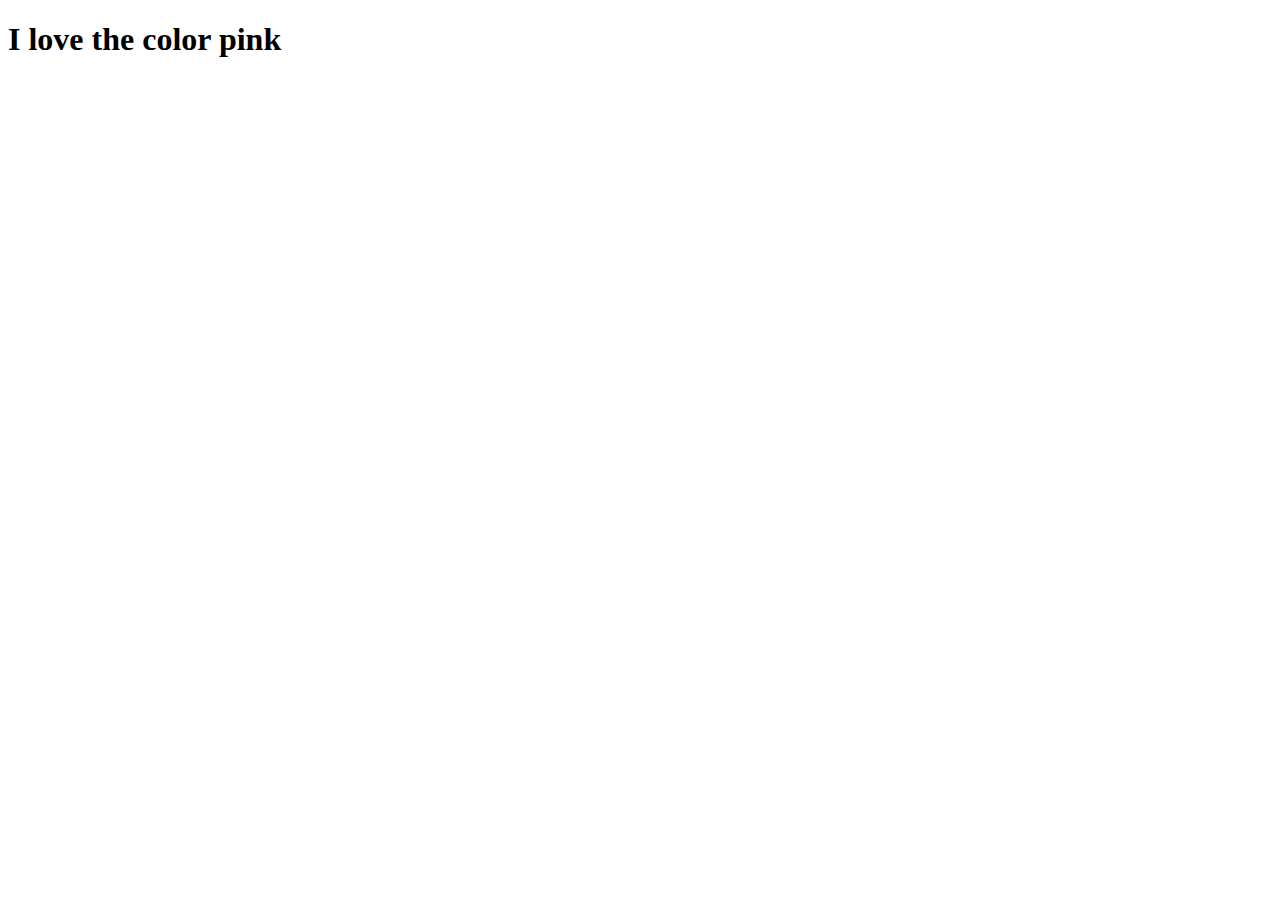
<file: week-01/index.html>
<!DOCTYPE html>
<html lang="en">
<head>
    <meta charset="UTF-8">
    <meta name="viewport" content="width=device-width, initial-scale=1.0">
    <title>Week 1 Assignment</title>
</head>
<body>
    <h1>I love the color pink</h1>
</body>
</html>
</file>
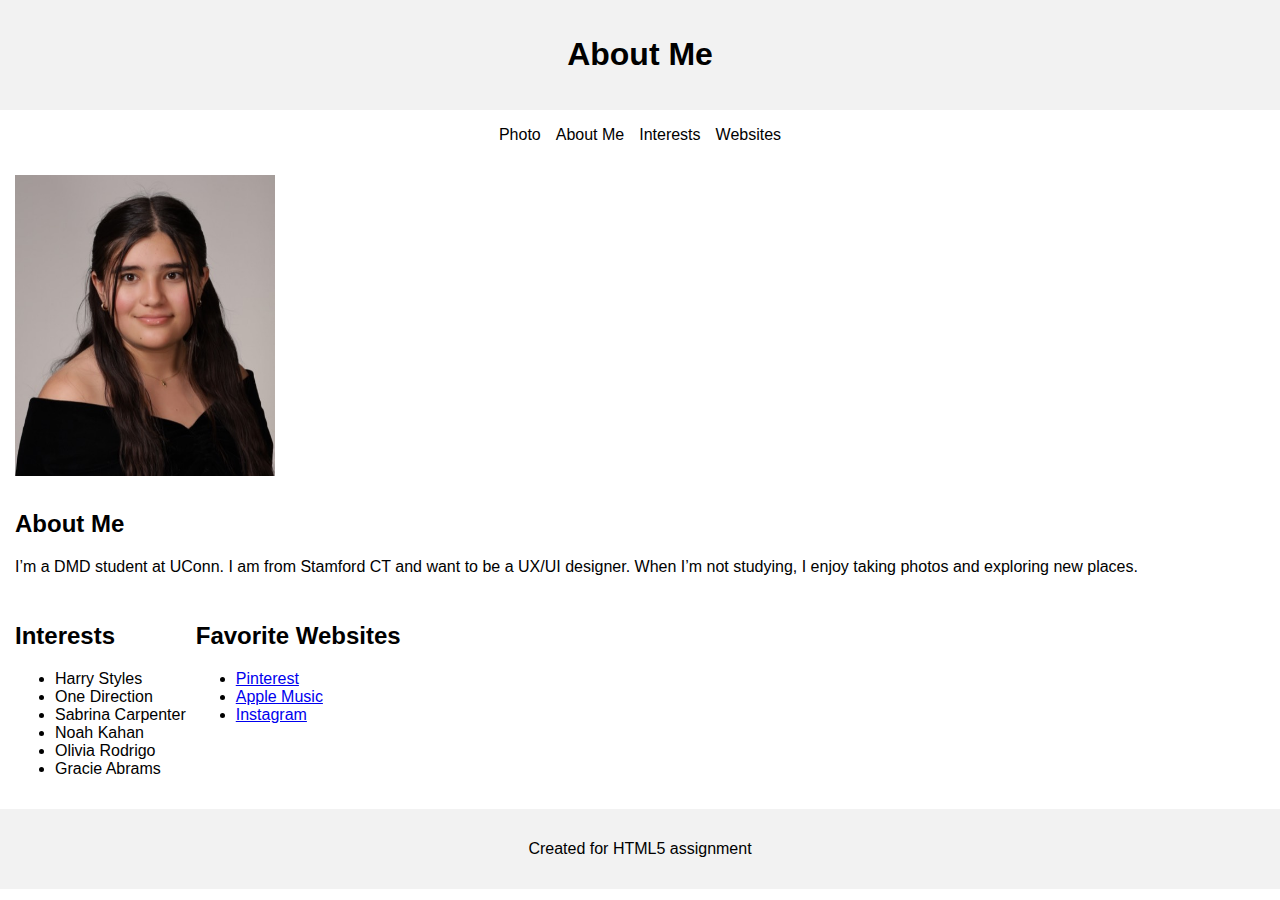
<file: week-02/index.html>
<!DOCTYPE html>
<html lang="en">
<head>
    <link rel="stylesheet" href="css/style.css">
    <meta charset="UTF-8">
    <meta name="viewport" content="width=device-width, initial-scale=1.0">
    <title>About Me!</title>
</head>
<body>
    <header>
        <h1>About Me</h1>
    </header>

    <nav>
        <ul>
            <li><a href="#photo">Photo</a></li>
            <li><a href="#about">About Me</a></li>
            <li><a href="#interests">Interests</a></li>
            <li><a href="#websites">Websites</a></li>
        </ul>
    </nav>

    <main>
        <section class="container">

            <div id="photo">
                <img src="photo.jpg" alt="Photo of me">
            </div>
            
            <div id="about">
                <h2>About Me</h2>
                <p>I’m a DMD student at UConn. I am from Stamford CT and want to be a UX/UI designer. When I’m not studying, I enjoy taking photos and exploring new places.</p>
            </div>

            <div id="interests">
                <h2>Interests</h2>
                <ul>
                    <li>Harry Styles</li>
                    <li>One Direction</li>
                    <li>Sabrina Carpenter</li>
                    <li>Noah Kahan</li>
                    <li>Olivia Rodrigo</li>
                    <li>Gracie Abrams</li>
                </ul>
            </div>

            <div id="websites">
                <h2>Favorite Websites</h2>
                <ul>
                    <li><a href="https://www.pinterest.com">Pinterest</a></li>
                    <li><a href="https://music.apple.com">Apple Music</a></li>
                    <li><a href="https://www.instagram.com">Instagram</a></li>
                </ul>
            </div>
        </section>
    </main>

    <footer>
        <p>Created for HTML5 assignment</p>
    </footer>
</body>
</html>
</file>
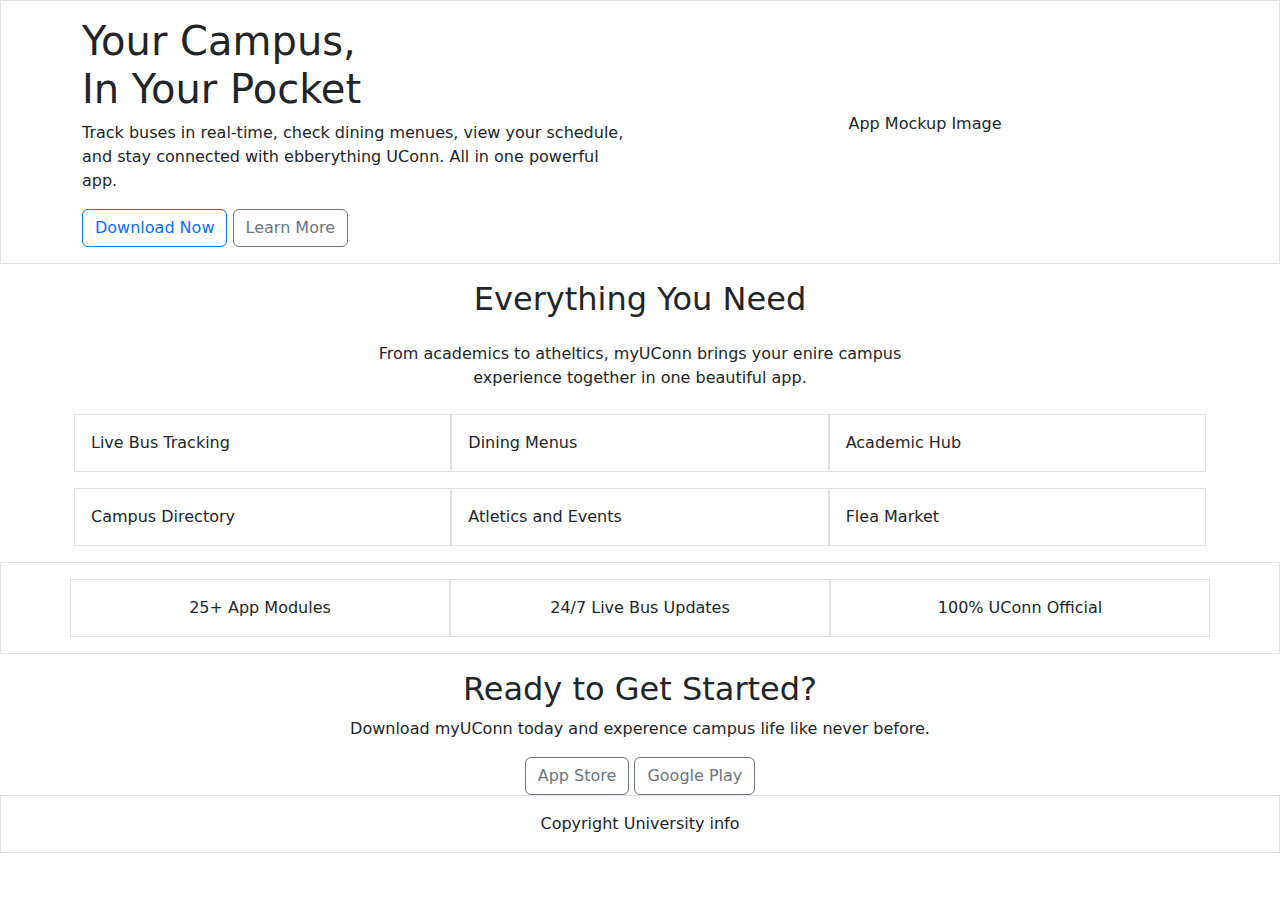
<file: week-03/index.html>
<!DOCTYPE html>
<html lang="en">
<head>
  <meta charset="UTF-8">
  <meta name="viewport" content="width=device-width, initial-scale=1.0">
  <title>myUConn Wireframe</title>
  <link href="https://cdn.jsdelivr.net/npm/bootstrap@5.3.2/dist/css/bootstrap.min.css" rel="stylesheet">
</head>
<body>


  <section class="border p-3 mb-3">
    <div class="container">
      <div class="row align-items-center">
        <div class="col-md">
          <h1>Your Campus, <br> In Your Pocket</h1>
          <p>Track buses in real-time, check dining menues, view your schedule, <br>and stay connected with ebberything UConn. All in one powerful app.</p>
          <button class="btn btn-outline-primary">Download Now</button>
          <button class="btn btn-outline-secondary">Learn More</button>
        </div>
        <div class="col-md-6 text-center">
          <p>App Mockup Image</p>
        </div>
      </div>
    </div>
  </section>


  <section class="mb-3">
    <div class="container">
      <h2 class="text-center mb-4">Everything You Need</h2>
      <p class="text-center mb-4">From academics to atheltics, myUConn brings your enire campus <br> experience together in one beautiful app.</p>
      <div class="row g-3">
        <div class="col-md-4 border p-3">Live Bus Tracking</div>
        <div class="col-md-4 border p-3">Dining Menus</div>
        <div class="col-md-4 border p-3">Academic Hub</div>
        <div class="col-md-4 border p-3">Campus Directory</div>
        <div class="col-md-4 border p-3">Atletics and Events</div>
        <div class="col-md-4 border p-3">Flea Market</div>
      </div>
    </div>
  </section>


  <section class="border p-3 mb-3">
    <div class="container">
      <div class="row text-center">
        <div class="col-md-4 border p-3">25+ App Modules</div>
        <div class="col-md-4 border p-3">24/7 Live Bus Updates</div>
        <div class="col-md-4 border p-3">100% UConn Official</div>
      </div>
    </div>
  </section>


  <section class=>
    <div class="container text-center">
      <h2>Ready to Get Started?</h2>
      <p>Download myUConn today and experence campus life like never before.</p>
      <button class="btn btn-outline-secondary">App Store</button>
      <button class="btn btn-outline-secondary">Google Play</button>
    </div>
  </section>


  <footer class="border p-3 text-center">
   Copyright University info
  </footer>

  <script src="https://cdn.jsdelivr.net/npm/bootstrap@5.3.2/dist/js/bootstrap.bundle.min.js"></script>
</body>
</html>
</file>
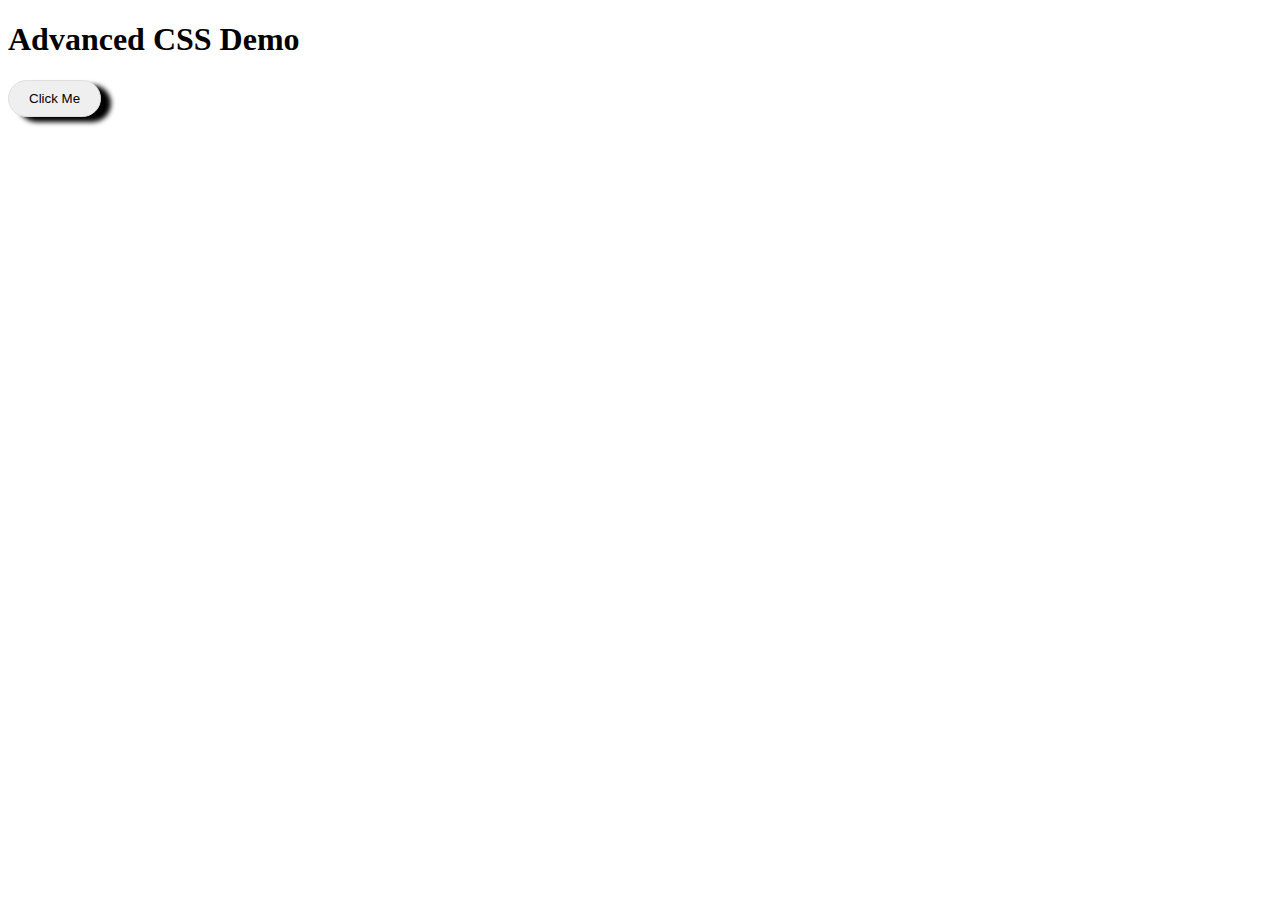
<file: week-04/index.html>
<!DOCTYPE html>
<html lang="en">
<head>
    <meta charset="UTF-8">
    <meta name="viewport" content="width=device-width, initial-scale=1.0">
    <title>Demo for Advanced CSS</title>

    <style>
        .btn {
            border-radius: 20px;
            border: 1px solid rgb(224, 223, 223);
            padding: 10px 20px;
            box-shadow: 10px 5px 5px black;
        }
    </style>
</head>

<body>
    <header>
        <h1>Advanced CSS Demo</h1>
    </header>

    <button class="btn">Click Me</button>
</body>
</html>
</file>
<file: midterm/css/style.css>
body {
  margin: 0;
  font-family: Helvetica, sans-serif;
  background-color: #ffffff;
  color: #111111;
  line-height: 1.6;
}


nav {
  position: fixed;
  top: 0;
  width: 100%;
  background-color: #ffffff;
  display: flex;
  justify-content: center;
  gap: 50px;
  padding: 12px;
  border-bottom: 1px solid #ddd;
  z-index: 1000;
}

nav a {
  text-decoration: none;
  color: #111111;
  font-weight: 500;
  font-size: 20px;
}


section {
  min-height: auto;        
  padding: 70px 100px;    
  display: block;    
  max-width: 900px;
  margin: auto;     
}

#about p,
#try p,
#support p, 
#importance p {
  font-size: 18px;     
  line-height: 1.75;  
}

.hero {
  text-align: center;
  background: #cefdc5;
  background: linear-gradient(90deg,rgba(206, 253, 197, 1) 14%, rgba(166, 224, 255, 1) 94%);
  max-width: 100%;
  margin: 0;
}

.hero h1 {
  font-size: 70px;
  margin-bottom: 1px;
}

.hero p {
  font-size: 1.25rem;
  opacity: 0.8;
}

.card, .card-demo {
  background-color: #f3f4f6;
  padding: 2rem;
  border-radius: 12px;
  max-width: 400px;
  margin-top: 2rem;
  animation: pulse 3s ease-in-out infinite;
}

@keyframes pulse {
  0% { transform: scale(1); }
  50% { transform: scale(1.09); } 
  100% { transform: scale(1); }

}
@media (prefers-reduced-motion: reduce) {
  .card, .card-demo {
    animation: none !important;
  }
}

.bad-contrast {
  background-color: #d1d5db;
  color: #9ca3af;
  padding: 12px;
  margin-top: 12px;
  border-radius: 7px;
}

.good-contrast {
  background-color: #111827;
  color: #ffffff;
  padding: 12px;
  margin-top: 12px;
  border-radius: 7px;
}

.demo-section {
  background-color: #f3f4f6;
  padding: 20px;
  border-radius: 12px;
  margin-top: 12px;
}

.demo-section h3 {
  margin-top: 2px;
}


@media (prefers-color-scheme: light) {
  body {
    background-color: #ffffff;
    color: #111111;
  }

  nav {
    background-color: #ffffff;
  }

  nav a {
    color: #111111;
  }

  .card,
  .card-demo,
  .demo-section {
    background-color: #f3f4f6;
  }

  .good-contrast {
    background-color: #111827;
    color: #ffffff;
  }

  .bad-contrast {
    background-color: #d1d5db;
    color: #9ca3af;
  }
}

@media (prefers-color-scheme: dark) {
  body {
    background-color: #0f172a;
    color: #f8fafc;
  }

    .hero {
    background: #566e56;
    background: linear-gradient(90deg,rgba(86, 110, 86, 1) 14%, rgba(34, 82, 99, 1) 94%);   
  }

  .hero h1, .hero p {
    color: #f8fafc; /* ensure text is visible */
  }

  nav {
    background-color: #0f172a;
  }

  nav a {
    color: #f8fafc;
  }

  .card,
  .card-demo,
  .demo-section {
    background-color: #1e293b;
    color: #f8fafc;
  }

  .good-contrast {
    background-color: #111827;
    color: #ffffff;
  }

  .bad-contrast {
    background-color: #374151;
    color: #9ca3af;
  }

  footer {
    color: #f8fafc;
    opacity: 0.7;
  }
}

.card:focus-visible,
.card-demo:focus-visible {
  outline: 3px solid #4f46e5;  
  outline-offset: 4px;         
  border-radius: 12px;          
}

.demo-section:focus-within {
  border: 2px solid #4f46e5;
}

@media (max-width: 600px) {
  .hero h1 {
    font-size: 40px;
  }
  .hero p {
    font-size: 20px;
  }
  section {
    padding: 60px 20px;
  }
}



footer {
  text-align: center;
  padding: 2rem;
  font-size: 0.9rem;
  opacity: 0.7;
}
</file>
<file: mobapp-master/css/themify-icons.css>
@font-face {
    font-family: 'themify';
    src: url('../fonts/themify.eot?-fvbane');
    src: url('../fonts/themify.eot?#iefix-fvbane') format('embedded-opentype'), url('../fonts/themify.woff?-fvbane') format('woff'), url('../fonts/themify.ttf?-fvbane') format('truetype'), url('../fonts/themify.svg?-fvbane#themify') format('svg');
    font-weight: normal;
    font-style: normal;
}

[class^="ti-"],
[class*=" ti-"] {
    font-family: 'themify';
    speak: none;
    font-style: normal;
    font-weight: normal;
    font-variant: normal;
    text-transform: none;
    line-height: 1;
    /* Better Font Rendering =========== */
    -webkit-font-smoothing: antialiased;
    -moz-osx-font-smoothing: grayscale;
}

.ti-wand:before {
    content: "\e600";
}

.ti-volume:before {
    content: "\e601";
}

.ti-user:before {
    content: "\e602";
}

.ti-unlock:before {
    content: "\e603";
}

.ti-unlink:before {
    content: "\e604";
}

.ti-trash:before {
    content: "\e605";
}

.ti-thought:before {
    content: "\e606";
}

.ti-target:before {
    content: "\e607";
}

.ti-tag:before {
    content: "\e608";
}

.ti-tablet:before {
    content: "\e609";
}

.ti-star:before {
    content: "\e60a";
}

.ti-spray:before {
    content: "\e60b";
}

.ti-signal:before {
    content: "\e60c";
}

.ti-shopping-cart:before {
    content: "\e60d";
}

.ti-shopping-cart-full:before {
    content: "\e60e";
}

.ti-settings:before {
    content: "\e60f";
}

.ti-search:before {
    content: "\e610";
}

.ti-zoom-in:before {
    content: "\e611";
}

.ti-zoom-out:before {
    content: "\e612";
}

.ti-cut:before {
    content: "\e613";
}

.ti-ruler:before {
    content: "\e614";
}

.ti-ruler-pencil:before {
    content: "\e615";
}

.ti-ruler-alt:before {
    content: "\e616";
}

.ti-bookmark:before {
    content: "\e617";
}

.ti-bookmark-alt:before {
    content: "\e618";
}

.ti-reload:before {
    content: "\e619";
}

.ti-plus:before {
    content: "\e61a";
}

.ti-pin:before {
    content: "\e61b";
}

.ti-pencil:before {
    content: "\e61c";
}

.ti-pencil-alt:before {
    content: "\e61d";
}

.ti-paint-roller:before {
    content: "\e61e";
}

.ti-paint-bucket:before {
    content: "\e61f";
}

.ti-na:before {
    content: "\e620";
}

.ti-mobile:before {
    content: "\e621";
}

.ti-minus:before {
    content: "\e622";
}

.ti-medall:before {
    content: "\e623";
}

.ti-medall-alt:before {
    content: "\e624";
}

.ti-marker:before {
    content: "\e625";
}

.ti-marker-alt:before {
    content: "\e626";
}

.ti-arrow-up:before {
    content: "\e627";
}

.ti-arrow-right:before {
    content: "\e628";
}

.ti-arrow-left:before {
    content: "\e629";
}

.ti-arrow-down:before {
    content: "\e62a";
}

.ti-lock:before {
    content: "\e62b";
}

.ti-location-arrow:before {
    content: "\e62c";
}

.ti-link:before {
    content: "\e62d";
}

.ti-layout:before {
    content: "\e62e";
}

.ti-layers:before {
    content: "\e62f";
}

.ti-layers-alt:before {
    content: "\e630";
}

.ti-key:before {
    content: "\e631";
}

.ti-import:before {
    content: "\e632";
}

.ti-image:before {
    content: "\e633";
}

.ti-heart:before {
    content: "\e634";
}

.ti-heart-broken:before {
    content: "\e635";
}

.ti-hand-stop:before {
    content: "\e636";
}

.ti-hand-open:before {
    content: "\e637";
}

.ti-hand-drag:before {
    content: "\e638";
}

.ti-folder:before {
    content: "\e639";
}

.ti-flag:before {
    content: "\e63a";
}

.ti-flag-alt:before {
    content: "\e63b";
}

.ti-flag-alt-2:before {
    content: "\e63c";
}

.ti-eye:before {
    content: "\e63d";
}

.ti-export:before {
    content: "\e63e";
}

.ti-exchange-vertical:before {
    content: "\e63f";
}

.ti-desktop:before {
    content: "\e640";
}

.ti-cup:before {
    content: "\e641";
}

.ti-crown:before {
    content: "\e642";
}

.ti-comments:before {
    content: "\e643";
}

.ti-comment:before {
    content: "\e644";
}

.ti-comment-alt:before {
    content: "\e645";
}

.ti-close:before {
    content: "\e646";
}

.ti-clip:before {
    content: "\e647";
}

.ti-angle-up:before {
    content: "\e648";
}

.ti-angle-right:before {
    content: "\e649";
}

.ti-angle-left:before {
    content: "\e64a";
}

.ti-angle-down:before {
    content: "\e64b";
}

.ti-check:before {
    content: "\e64c";
}

.ti-check-box:before {
    content: "\e64d";
}

.ti-camera:before {
    content: "\e64e";
}

.ti-announcement:before {
    content: "\e64f";
}

.ti-brush:before {
    content: "\e650";
}

.ti-briefcase:before {
    content: "\e651";
}

.ti-bolt:before {
    content: "\e652";
}

.ti-bolt-alt:before {
    content: "\e653";
}

.ti-blackboard:before {
    content: "\e654";
}

.ti-bag:before {
    content: "\e655";
}

.ti-move:before {
    content: "\e656";
}

.ti-arrows-vertical:before {
    content: "\e657";
}

.ti-arrows-horizontal:before {
    content: "\e658";
}

.ti-fullscreen:before {
    content: "\e659";
}

.ti-arrow-top-right:before {
    content: "\e65a";
}

.ti-arrow-top-left:before {
    content: "\e65b";
}

.ti-arrow-circle-up:before {
    content: "\e65c";
}

.ti-arrow-circle-right:before {
    content: "\e65d";
}

.ti-arrow-circle-left:before {
    content: "\e65e";
}

.ti-arrow-circle-down:before {
    content: "\e65f";
}

.ti-angle-double-up:before {
    content: "\e660";
}

.ti-angle-double-right:before {
    content: "\e661";
}

.ti-angle-double-left:before {
    content: "\e662";
}

.ti-angle-double-down:before {
    content: "\e663";
}

.ti-zip:before {
    content: "\e664";
}

.ti-world:before {
    content: "\e665";
}

.ti-wheelchair:before {
    content: "\e666";
}

.ti-view-list:before {
    content: "\e667";
}

.ti-view-list-alt:before {
    content: "\e668";
}

.ti-view-grid:before {
    content: "\e669";
}

.ti-uppercase:before {
    content: "\e66a";
}

.ti-upload:before {
    content: "\e66b";
}

.ti-underline:before {
    content: "\e66c";
}

.ti-truck:before {
    content: "\e66d";
}

.ti-timer:before {
    content: "\e66e";
}

.ti-ticket:before {
    content: "\e66f";
}

.ti-thumb-up:before {
    content: "\e670";
}

.ti-thumb-down:before {
    content: "\e671";
}

.ti-text:before {
    content: "\e672";
}

.ti-stats-up:before {
    content: "\e673";
}

.ti-stats-down:before {
    content: "\e674";
}

.ti-split-v:before {
    content: "\e675";
}

.ti-split-h:before {
    content: "\e676";
}

.ti-smallcap:before {
    content: "\e677";
}

.ti-shine:before {
    content: "\e678";
}

.ti-shift-right:before {
    content: "\e679";
}

.ti-shift-left:before {
    content: "\e67a";
}

.ti-shield:before {
    content: "\e67b";
}

.ti-notepad:before {
    content: "\e67c";
}

.ti-server:before {
    content: "\e67d";
}

.ti-quote-right:before {
    content: "\e67e";
}

.ti-quote-left:before {
    content: "\e67f";
}

.ti-pulse:before {
    content: "\e680";
}

.ti-printer:before {
    content: "\e681";
}

.ti-power-off:before {
    content: "\e682";
}

.ti-plug:before {
    content: "\e683";
}

.ti-pie-chart:before {
    content: "\e684";
}

.ti-paragraph:before {
    content: "\e685";
}

.ti-panel:before {
    content: "\e686";
}

.ti-package:before {
    content: "\e687";
}

.ti-music:before {
    content: "\e688";
}

.ti-music-alt:before {
    content: "\e689";
}

.ti-mouse:before {
    content: "\e68a";
}

.ti-mouse-alt:before {
    content: "\e68b";
}

.ti-money:before {
    content: "\e68c";
}

.ti-microphone:before {
    content: "\e68d";
}

.ti-menu:before {
    content: "\e68e";
}

.ti-menu-alt:before {
    content: "\e68f";
}

.ti-map:before {
    content: "\e690";
}

.ti-map-alt:before {
    content: "\e691";
}

.ti-loop:before {
    content: "\e692";
}

.ti-location-pin:before {
    content: "\e693";
}

.ti-list:before {
    content: "\e694";
}

.ti-light-bulb:before {
    content: "\e695";
}

.ti-Italic:before {
    content: "\e696";
}

.ti-info:before {
    content: "\e697";
}

.ti-infinite:before {
    content: "\e698";
}

.ti-id-badge:before {
    content: "\e699";
}

.ti-hummer:before {
    content: "\e69a";
}

.ti-home:before {
    content: "\e69b";
}

.ti-help:before {
    content: "\e69c";
}

.ti-headphone:before {
    content: "\e69d";
}

.ti-harddrives:before {
    content: "\e69e";
}

.ti-harddrive:before {
    content: "\e69f";
}

.ti-gift:before {
    content: "\e6a0";
}

.ti-game:before {
    content: "\e6a1";
}

.ti-filter:before {
    content: "\e6a2";
}

.ti-files:before {
    content: "\e6a3";
}

.ti-file:before {
    content: "\e6a4";
}

.ti-eraser:before {
    content: "\e6a5";
}

.ti-envelope:before {
    content: "\e6a6";
}

.ti-download:before {
    content: "\e6a7";
}

.ti-direction:before {
    content: "\e6a8";
}

.ti-direction-alt:before {
    content: "\e6a9";
}

.ti-dashboard:before {
    content: "\e6aa";
}

.ti-control-stop:before {
    content: "\e6ab";
}

.ti-control-shuffle:before {
    content: "\e6ac";
}

.ti-control-play:before {
    content: "\e6ad";
}

.ti-control-pause:before {
    content: "\e6ae";
}

.ti-control-forward:before {
    content: "\e6af";
}

.ti-control-backward:before {
    content: "\e6b0";
}

.ti-cloud:before {
    content: "\e6b1";
}

.ti-cloud-up:before {
    content: "\e6b2";
}

.ti-cloud-down:before {
    content: "\e6b3";
}

.ti-clipboard:before {
    content: "\e6b4";
}

.ti-car:before {
    content: "\e6b5";
}

.ti-calendar:before {
    content: "\e6b6";
}

.ti-book:before {
    content: "\e6b7";
}

.ti-bell:before {
    content: "\e6b8";
}

.ti-basketball:before {
    content: "\e6b9";
}

.ti-bar-chart:before {
    content: "\e6ba";
}

.ti-bar-chart-alt:before {
    content: "\e6bb";
}

.ti-back-right:before {
    content: "\e6bc";
}

.ti-back-left:before {
    content: "\e6bd";
}

.ti-arrows-corner:before {
    content: "\e6be";
}

.ti-archive:before {
    content: "\e6bf";
}

.ti-anchor:before {
    content: "\e6c0";
}

.ti-align-right:before {
    content: "\e6c1";
}

.ti-align-left:before {
    content: "\e6c2";
}

.ti-align-justify:before {
    content: "\e6c3";
}

.ti-align-center:before {
    content: "\e6c4";
}

.ti-alert:before {
    content: "\e6c5";
}

.ti-alarm-clock:before {
    content: "\e6c6";
}

.ti-agenda:before {
    content: "\e6c7";
}

.ti-write:before {
    content: "\e6c8";
}

.ti-window:before {
    content: "\e6c9";
}

.ti-widgetized:before {
    content: "\e6ca";
}

.ti-widget:before {
    content: "\e6cb";
}

.ti-widget-alt:before {
    content: "\e6cc";
}

.ti-wallet:before {
    content: "\e6cd";
}

.ti-video-clapper:before {
    content: "\e6ce";
}

.ti-video-camera:before {
    content: "\e6cf";
}

.ti-vector:before {
    content: "\e6d0";
}

.ti-themify-logo:before {
    content: "\e6d1";
}

.ti-themify-favicon:before {
    content: "\e6d2";
}

.ti-themify-favicon-alt:before {
    content: "\e6d3";
}

.ti-support:before {
    content: "\e6d4";
}

.ti-stamp:before {
    content: "\e6d5";
}

.ti-split-v-alt:before {
    content: "\e6d6";
}

.ti-slice:before {
    content: "\e6d7";
}

.ti-shortcode:before {
    content: "\e6d8";
}

.ti-shift-right-alt:before {
    content: "\e6d9";
}

.ti-shift-left-alt:before {
    content: "\e6da";
}

.ti-ruler-alt-2:before {
    content: "\e6db";
}

.ti-receipt:before {
    content: "\e6dc";
}

.ti-pin2:before {
    content: "\e6dd";
}

.ti-pin-alt:before {
    content: "\e6de";
}

.ti-pencil-alt2:before {
    content: "\e6df";
}

.ti-palette:before {
    content: "\e6e0";
}

.ti-more:before {
    content: "\e6e1";
}

.ti-more-alt:before {
    content: "\e6e2";
}

.ti-microphone-alt:before {
    content: "\e6e3";
}

.ti-magnet:before {
    content: "\e6e4";
}

.ti-line-double:before {
    content: "\e6e5";
}

.ti-line-dotted:before {
    content: "\e6e6";
}

.ti-line-dashed:before {
    content: "\e6e7";
}

.ti-layout-width-full:before {
    content: "\e6e8";
}

.ti-layout-width-default:before {
    content: "\e6e9";
}

.ti-layout-width-default-alt:before {
    content: "\e6ea";
}

.ti-layout-tab:before {
    content: "\e6eb";
}

.ti-layout-tab-window:before {
    content: "\e6ec";
}

.ti-layout-tab-v:before {
    content: "\e6ed";
}

.ti-layout-tab-min:before {
    content: "\e6ee";
}

.ti-layout-slider:before {
    content: "\e6ef";
}

.ti-layout-slider-alt:before {
    content: "\e6f0";
}

.ti-layout-sidebar-right:before {
    content: "\e6f1";
}

.ti-layout-sidebar-none:before {
    content: "\e6f2";
}

.ti-layout-sidebar-left:before {
    content: "\e6f3";
}

.ti-layout-placeholder:before {
    content: "\e6f4";
}

.ti-layout-menu:before {
    content: "\e6f5";
}

.ti-layout-menu-v:before {
    content: "\e6f6";
}

.ti-layout-menu-separated:before {
    content: "\e6f7";
}

.ti-layout-menu-full:before {
    content: "\e6f8";
}

.ti-layout-media-right-alt:before {
    content: "\e6f9";
}

.ti-layout-media-right:before {
    content: "\e6fa";
}

.ti-layout-media-overlay:before {
    content: "\e6fb";
}

.ti-layout-media-overlay-alt:before {
    content: "\e6fc";
}

.ti-layout-media-overlay-alt-2:before {
    content: "\e6fd";
}

.ti-layout-media-left-alt:before {
    content: "\e6fe";
}

.ti-layout-media-left:before {
    content: "\e6ff";
}

.ti-layout-media-center-alt:before {
    content: "\e700";
}

.ti-layout-media-center:before {
    content: "\e701";
}

.ti-layout-list-thumb:before {
    content: "\e702";
}

.ti-layout-list-thumb-alt:before {
    content: "\e703";
}

.ti-layout-list-post:before {
    content: "\e704";
}

.ti-layout-list-large-image:before {
    content: "\e705";
}

.ti-layout-line-solid:before {
    content: "\e706";
}

.ti-layout-grid4:before {
    content: "\e707";
}

.ti-layout-grid3:before {
    content: "\e708";
}

.ti-layout-grid2:before {
    content: "\e709";
}

.ti-layout-grid2-thumb:before {
    content: "\e70a";
}

.ti-layout-cta-right:before {
    content: "\e70b";
}

.ti-layout-cta-left:before {
    content: "\e70c";
}

.ti-layout-cta-center:before {
    content: "\e70d";
}

.ti-layout-cta-btn-right:before {
    content: "\e70e";
}

.ti-layout-cta-btn-left:before {
    content: "\e70f";
}

.ti-layout-column4:before {
    content: "\e710";
}

.ti-layout-column3:before {
    content: "\e711";
}

.ti-layout-column2:before {
    content: "\e712";
}

.ti-layout-accordion-separated:before {
    content: "\e713";
}

.ti-layout-accordion-merged:before {
    content: "\e714";
}

.ti-layout-accordion-list:before {
    content: "\e715";
}

.ti-ink-pen:before {
    content: "\e716";
}

.ti-info-alt:before {
    content: "\e717";
}

.ti-help-alt:before {
    content: "\e718";
}

.ti-headphone-alt:before {
    content: "\e719";
}

.ti-hand-point-up:before {
    content: "\e71a";
}

.ti-hand-point-right:before {
    content: "\e71b";
}

.ti-hand-point-left:before {
    content: "\e71c";
}

.ti-hand-point-down:before {
    content: "\e71d";
}

.ti-gallery:before {
    content: "\e71e";
}

.ti-face-smile:before {
    content: "\e71f";
}

.ti-face-sad:before {
    content: "\e720";
}

.ti-credit-card:before {
    content: "\e721";
}

.ti-control-skip-forward:before {
    content: "\e722";
}

.ti-control-skip-backward:before {
    content: "\e723";
}

.ti-control-record:before {
    content: "\e724";
}

.ti-control-eject:before {
    content: "\e725";
}

.ti-comments-smiley:before {
    content: "\e726";
}

.ti-brush-alt:before {
    content: "\e727";
}

.ti-youtube:before {
    content: "\e728";
}

.ti-vimeo:before {
    content: "\e729";
}

.ti-twitter:before {
    content: "\e72a";
}

.ti-time:before {
    content: "\e72b";
}

.ti-tumblr:before {
    content: "\e72c";
}

.ti-skype:before {
    content: "\e72d";
}

.ti-share:before {
    content: "\e72e";
}

.ti-share-alt:before {
    content: "\e72f";
}

.ti-rocket:before {
    content: "\e730";
}

.ti-pinterest:before {
    content: "\e731";
}

.ti-new-window:before {
    content: "\e732";
}

.ti-microsoft:before {
    content: "\e733";
}

.ti-list-ol:before {
    content: "\e734";
}

.ti-linkedin:before {
    content: "\e735";
}

.ti-layout-sidebar-2:before {
    content: "\e736";
}

.ti-layout-grid4-alt:before {
    content: "\e737";
}

.ti-layout-grid3-alt:before {
    content: "\e738";
}

.ti-layout-grid2-alt:before {
    content: "\e739";
}

.ti-layout-column4-alt:before {
    content: "\e73a";
}

.ti-layout-column3-alt:before {
    content: "\e73b";
}

.ti-layout-column2-alt:before {
    content: "\e73c";
}

.ti-instagram:before {
    content: "\e73d";
}

.ti-google:before {
    content: "\e73e";
}

.ti-github:before {
    content: "\e73f";
}

.ti-flickr:before {
    content: "\e740";
}

.ti-facebook:before {
    content: "\e741";
}

.ti-dropbox:before {
    content: "\e742";
}

.ti-dribbble:before {
    content: "\e743";
}

.ti-apple:before {
    content: "\e744";
}

.ti-android:before {
    content: "\e745";
}

.ti-save:before {
    content: "\e746";
}

.ti-save-alt:before {
    content: "\e747";
}

.ti-yahoo:before {
    content: "\e748";
}

.ti-wordpress:before {
    content: "\e749";
}

.ti-vimeo-alt:before {
    content: "\e74a";
}

.ti-twitter-alt:before {
    content: "\e74b";
}

.ti-tumblr-alt:before {
    content: "\e74c";
}

.ti-trello:before {
    content: "\e74d";
}

.ti-stack-overflow:before {
    content: "\e74e";
}

.ti-soundcloud:before {
    content: "\e74f";
}

.ti-sharethis:before {
    content: "\e750";
}

.ti-sharethis-alt:before {
    content: "\e751";
}

.ti-reddit:before {
    content: "\e752";
}

.ti-pinterest-alt:before {
    content: "\e753";
}

.ti-microsoft-alt:before {
    content: "\e754";
}

.ti-linux:before {
    content: "\e755";
}

.ti-jsfiddle:before {
    content: "\e756";
}

.ti-joomla:before {
    content: "\e757";
}

.ti-html5:before {
    content: "\e758";
}

.ti-flickr-alt:before {
    content: "\e759";
}

.ti-email:before {
    content: "\e75a";
}

.ti-drupal:before {
    content: "\e75b";
}

.ti-dropbox-alt:before {
    content: "\e75c";
}

.ti-css3:before {
    content: "\e75d";
}

.ti-rss:before {
    content: "\e75e";
}

.ti-rss-alt:before {
    content: "\e75f";
}

.ti-lg {
    font-size: 1.33333333em;
    line-height: 0.75em;
    vertical-align: -15%;
}

.ti-2x {
    font-size: 2em;
}

.ti-3x {
    font-size: 3em;
}

.ti-4x {
    font-size: 4em;
}

.ti-5x {
    font-size: 5em;
}
</file>
<file: mobapp-master/css/style.css>
@charset "UTF-8";

/*

Style   : MobApp CSS
Version : 1.0
Author  : Surjith S M
URI     : https://surjithctly.in/

Copyright © All rights Reserved 

*/


/*------------------------
[TABLE OF CONTENTS]
    
1. GLOBAL STYLES
2. NAVBAR
3. HERO
4. TABS
5. TESTIMONIALS
6. IMAGE GALLERY
7. PRICING
8. CALL TO ACTION
9. FOOTER

------------------------*/


/* GLOBAL
----------------------*/

body {
    font-family: 'Rubik', sans-serif;
    position: relative;
}

a {
    color: #e38cb7;
}

a:hover,
a:focus {
    color: #d6619c;
}

h1 {
    font-size: 60px;
    font-weight: 300;
    letter-spacing: -1px;
    margin-bottom: 1.5rem;
}

h2 {
    font-size: 45px;
    font-weight: 300;
    color: #633991;
    letter-spacing: -1px;
    margin-bottom: 1rem;
}

h3 {
    color: #633991;
    font-size: 33px;
    font-weight: 500;
}

h4 {
    font-size: 20px;
    font-weight: 500;
    color: #633991;
}

h5 {
    font-size: 28px;
    font-weight: 300;
    color: #633991;
    margin-bottom: 0.7rem;
}

p {
    color: #959094;
}

p.lead {
    color: #e38cb7;
    margin-bottom: 2rem;
}

.text-primary {
    color: #e38cb7 !important;
}

.light-font {
    font-weight: 300;
}

.btn {
    font-size: 12px;
    font-weight: 400;
    text-transform: uppercase;
    padding: 0.375rem 1.35rem;
    transition: all 0.3s ease;
}

.btn-outline-light:hover {
    color: #d6619c;
}

.btn-primary {
    border-radius: 3px;
    background-image: -moz-linear-gradient( 122deg, #e54595 0%, #fd378e 100%);
    background-image: -webkit-linear-gradient( 122deg, #e54595 0%, #fd378e 100%);
    background-image: -ms-linear-gradient( 122deg, #e54595 0%, #fd378e 100%);
    background-image: linear-gradient( 122deg, #e54595 0%, #fd378e 100%);
    box-shadow: 0px 9px 32px 0px rgba(0, 0, 0, 0.2);
    font-weight: 500;
    padding: 0.6rem 2rem;
    border: 0;
}

.btn-primary:hover,
.btn-primary:focus,
.btn-primary:active,
.btn-primary:not([disabled]):not(.disabled).active,
.btn-primary:not([disabled]):not(.disabled):active,
.show>.btn-primary.dropdown-toggle {
    background-image: linear-gradient( 122deg, #fd378e 0%, #e54595 100%);
    box-shadow: 0px 9px 32px 0px rgba(0, 0, 0, 0.3);
    color: #FFF;
}

.btn-light {
    border-radius: 3px;
    background: #FFF;
    box-shadow: 0px 9px 32px 0px rgba(0, 0, 0, 0.26);
    font-size: 14px;
    font-weight: 500;
    color: #633991;
    margin: 0.5rem;
    padding: 0.7rem 1.6rem;
    line-height: 1.8;
}

.btn-group-lg>.btn,
.btn-lg {
    padding: 0.8rem 1rem;
    font-size: 15px;
}

.light-bg {
    background-color: #faf6fb;
}

.section {
    padding: 80px 0;
}

.section-title {
    text-align: center;
    margin-bottom: 3rem;
}

.section-title small {
    color: #998a9b;
}

@media (max-width:767px) {
    h1 {
        font-size: 40px;
    }
    h2 {
        font-size: 30px;
    }
}


/* NAVBAR
----------------------*/

.nav-menu {
    padding: 1rem 0;
    transition: all 0.3s ease;
}

.nav-menu.is-scrolling,
.nav-menu.menu-is-open {
    background-color: rgb(74, 13, 143);
    background: -moz-linear-gradient(135deg, rgb(74, 13, 143) 0%, rgb(250, 42, 143) 100%);
    background: -webkit-linear-gradient(135deg, rgb(74, 13, 143) 0%, rgb(250, 42, 143) 100%);
    background: linear-gradient(135deg, rgb(74, 13, 143) 0%, rgb(250, 42, 143) 100%);
    -webkit-box-shadow: 0px 5px 23px 0px rgba(0, 0, 0, 0.1);
    -moz-box-shadow: 0px 5px 23px 0px rgba(0, 0, 0, 0.1);
    box-shadow: 0px 5px 23px 0px rgba(0, 0, 0, 0.1);
}

.nav-menu.is-scrolling {
    padding: 0;
}

.navbar-nav .nav-link {
    position: relative;
}

@media (min-width: 992px) {
    .navbar-expand-lg .navbar-nav .nav-link {
        padding-right: 1rem;
        padding-left: 1rem;
        font-size: 14px;
    }
    .navbar-nav>.nav-item>.nav-link.active:after {
        content: "";
        border-bottom: 2px solid #cd99d4;
        left: 1rem;
        right: 1rem;
        bottom: 5px;
        height: 1px;
        position: absolute;
    }
}

@media (max-width:991px) {
    .navbar-nav.is-scrolling {
        padding-bottom: 1rem;
    }
    .navbar-nav .nav-item {
        text-align: center;
    }
}


/* HERO
----------------------*/

header {
    padding: 100px 0 0;
    text-align: center;
    color: #FFF;
}

.bg-gradient {
    background-image: -moz-linear-gradient( 135deg, rgba(60, 8, 118, 0.8) 0%, rgba(250, 0, 118, 0.8) 100%);
    background-image: -webkit-linear-gradient( 135deg, rgba(60, 8, 118, 0.8) 0%, rgba(250, 0, 118, 0.8) 100%);
    background-image: -ms-linear-gradient( 135deg, rgba(60, 8, 118, 0.8) 0%, rgba(250, 0, 118, 0.8) 100%);
    background-image: linear-gradient( 135deg, rgba(60, 8, 118, 0.8) 0%, rgba(250, 0, 118, 0.8) 100%);
}

.tagline {
    font-size: 23px;
    font-weight: 300;
    color: #ffb8f6;
    max-width: 800px;
    margin: 0 auto;
}

.img-holder {
    height: 0;
    padding-bottom: 33%;
    overflow: hidden;
}

@media (max-width:1200px) {
    .img-holder {
        padding-bottom: 50%;
    }
}

@media (max-width:767px) {
    .tagline {
        font-size: 17px;
    }
    .img-holder {
        padding-bottom: 100%;
    }
}


/* FEATURES
----------------------*/

.gradient-fill:before {
    color: #fc73b4;
    background: -moz-linear-gradient(top, #9477b4 0%, #fc73b4 100%);
    background: -webkit-linear-gradient(top, #9477b4 0%, #fc73b4 100%);
    background: linear-gradient(to bottom, #9477b4 0%, #fc73b4 100%);
    -webkit-background-clip: text;
    background-clip: text;
    -webkit-text-fill-color: transparent;
}

.card.features {
    border: 0;
    border-radius: 3px;
    box-shadow: 0px 5px 7px 0px rgba(0, 0, 0, 0.04);
    transition: all 0.3s ease;
}

@media (max-width:991px) {
    .card.features {
        margin-bottom: 2rem;
    }
    [class^="col-"]:last-child .card.features {
        margin-bottom: 0;
    }
}

.card.features:before {
    content: "";
    position: absolute;
    width: 3px;
    color: #fc73b4;
    background: -moz-linear-gradient(top, #9477b4 0%, #fc73b4 100%);
    background: -webkit-linear-gradient(top, #9477b4 0%, #fc73b4 100%);
    background: linear-gradient(to bottom, #9477b4 0%, #fc73b4 100%);
    top: 0;
    bottom: 0;
    left: 0;
}

.card-text {
    font-size: 14px;
}

.card.features:hover {
    transform: translateY(-3px);
    -moz-box-shadow: 0px 5px 30px 0px rgba(0, 0, 0, 0.08);
    -webkit-box-shadow: 0px 5px 30px 0px rgba(0, 0, 0, 0.08);
    box-shadow: 0px 5px 30px 0px rgba(0, 0, 0, 0.08);
}

.box-icon {
    box-shadow: 0px 0px 43px 0px rgba(0, 0, 0, 0.14);
    padding: 10px;
    width: 70px;
    border-radius: 3px;
    margin-bottom: 1.5rem;
    background-color: #FFF;
}

.circle-icon {
    box-shadow: 0px 9px 32px 0px rgba(0, 0, 0, 0.07);
    padding: 10px;
    width: 100px;
    height: 100px;
    border-radius: 50%;
    margin-bottom: 1.5rem;
    background-color: #FFF;
    color: #f5378e;
    font-size: 48px;
    text-align: center;
    line-height: 80px;
    font-weight: 300;
    transition: all 0.3s ease;
}

@media (max-width:992px) {
    .circle-icon {
        width: 70px;
        height: 70px;
        font-size: 28px;
        line-height: 50px;
    }
}

.ui-steps li:hover .circle-icon {
    background-image: -moz-linear-gradient( 122deg, #e6388e 0%, #fb378e 100%);
    background-image: -webkit-linear-gradient( 122deg, #e6388e 0%, #fb378e 100%);
    background-image: -ms-linear-gradient( 122deg, #e6388e 0%, #fb378e 100%);
    background-image: linear-gradient( 122deg, #e6388e 0%, #fb378e 100%);
    box-shadow: 0px 9px 32px 0px rgba(0, 0, 0, 0.09);
    color: #FFF;
}

.ui-steps li {
    padding: 15px 0;
}

.ui-steps li:not(:last-child) {
    border-bottom: 1px solid #f8e3f0;
}

.perspective-phone {
    position: relative;
    z-index: -1;
}

@media (min-width:992px) {
    .perspective-phone {
        margin-top: -150px;
    }
}


/*  TABS
----------------------*/

.tab-content {
    border-bottom-right-radius: 3px;
    border-bottom-left-radius: 3px;
    background-color: #FFF;
    box-shadow: 0px 5px 7px 0px rgba(0, 0, 0, 0.04);
    padding: 3rem;
}

@media (max-width:992px) {
    .tab-content {
        padding: 1.5rem;
    }
}

.tab-content p {
    line-height: 1.8;
}

.tab-content h2 {
    margin-bottom: 0.5rem;
}

.nav-tabs {
    border-bottom: 0;
}

.nav-tabs .nav-item .nav-link,
.nav-tabs .nav-link:focus,
.nav-tabs .nav-link:hover {
    padding: 1rem 1rem;
    border-color: #faf6fb #faf6fb #FFF;
    font-size: 19px;
    color: #b5a4c8;
    background: #f5eff7;
}

.nav-tabs .nav-link.active {
    background: #FFF;
    border-top-width: 3px;
    border-color: #ce75b4 #faf6fb #FFF;
    color: #633991;
}


/*  TESTIMONIALS
----------------------*/

.owl-carousel .owl-item img.client-img {
    width: 110px;
    margin: 30px auto;
    border-radius: 50%;
    box-shadow: 0px 9px 32px 0px rgba(0, 0, 0, 0.07);
}

.testimonials-single {
    text-align: center;
    max-width: 80%;
    margin: 0 auto;
}

.blockquote {
    color: #7a767a;
    font-weight: 300;
}

.owl-next.disabled,
.owl-prev.disabled {
    opacity: 0.5;
}

.owl-prev,
.owl-next {
    position: absolute;
    top: 50%;
    transform: translateY(-50%);
}

.owl-prev {
    left: 0;
}

.owl-next {
    right: 0;
}

.owl-theme .owl-nav.disabled+.owl-dots {
    margin-top: 60px;
}

.owl-theme .owl-dots .owl-dot span {
    background: #e7d9eb;
    width: 35px;
    height: 8px;
    border-radius: 10px;
    transition: all 0.3s ease-in;
}

.owl-theme .owl-dots .owl-dot:hover span {
    background: #ff487e;
}

.owl-theme .owl-dots .owl-dot.active span {
    background: #ff487e;
    box-shadow: 0px 9px 32px 0px rgba(0, 0, 0, 0.07);
}


/*  IMAGE GALLERY
----------------------*/

.img-gallery .owl-item {
    box-shadow: 0px 9px 32px 0px rgba(0, 0, 0, 0.07);
    transform: scale(0.8);
    transition: all 0.3s ease-in;
}

.img-gallery .owl-item.center {
    transform: scale(1);
}


/*  PRICING
----------------------*/

@media (max-width:992px) {
    .card-deck {
        -ms-flex-direction: column;
        flex-direction: column;
    }
    .card-deck .card {
        margin-bottom: 15px;
    }
}

.card.pricing {
    border: 1px solid #f1eef1;
}

.card.pricing.popular {
    border-top-width: 3px;
    border-color: #ce75b4 #faf6fb #FFF;
    box-shadow: 0px 12px 59px 0px rgba(36, 7, 31, 0.11);
    color: #633991;
}

.card.pricing .card-head {
    text-align: center;
    padding: 40px 0 20px;
}

.card.pricing .card-head .price {
    display: block;
    font-size: 45px;
    font-weight: 300;
    color: #633991;
}

.card.pricing .card-head .price sub {
    bottom: 0;
    font-size: 55%;
}

.card.pricing .list-group-item {
    border: 0;
    text-align: center;
    color: #959094;
    padding: 1.05rem 1.25rem;
}

.card.pricing .list-group-item del {
    color: #d9d3d8;
}

.card.pricing .card-body {
    padding: 1.75rem;
}


/*  CALL TO ACTION
----------------------*/

.call-to-action {
    text-align: center;
    color: #FFF;
    margin: 3rem 0;
}

.call-to-action .box-icon {
    margin-left: auto;
    margin-right: auto;
    border-radius: 5px;
    transform: scale(0.85);
    margin-bottom: 2.5rem;
}

.call-to-action h2 {
    color: #FFF;
}

.call-to-action .tagline {
    font-size: 16px;
    font-weight: 300;
    color: #ffb8f6;
    max-width: 650px;
    margin: 0 auto;
}

.btn-light img {
    margin-right: 0.4rem;
    vertical-align: text-bottom;
}




/*  FOOTER
----------------------*/

.social-icons {
    text-align: right;
}

.social-icons a {
    background-color: #FFF;
    box-shadow: 0px 0px 21px 0px rgba(0, 0, 0, 0.05);
    width: 50px;
    height: 50px;
    display: inline-block;
    text-align: center;
    line-height: 50px;
    margin: 0 0.3rem;
    border-radius: 5px;
    color: #f4c9e2;
    transition: all 0.3s ease;
}

.social-icons a:hover {
    text-decoration: none;
    color: #e38cb7;
}

@media (max-width:991px) {
    .social-icons {
        text-align: center;
        margin-top: 2rem;
    }
}
</file>
<file: week-02/css/style.css>
body {
  font-family: Arial, sans-serif;
  margin: 0;
  padding: 0;
}

header, footer {
  background: #f2f2f2;
  padding: 15px;
  text-align: center;
}

nav ul {
  list-style: none;
  padding: 0;
  display: flex;
  justify-content: center;
  gap: 15px;
}

nav a {
  text-decoration: none;
  color: black;
}

main {
  padding: 15px;
}



img {
  width: 260px;
  height: auto;
  align-self: center;
}

.container {
  display: flex;
  flex-direction: column;
  gap: 10px;
}

@media (min-width: 768px) {
  .container {
    flex-direction: row;
    flex-wrap: wrap;
  }
}
</file>
